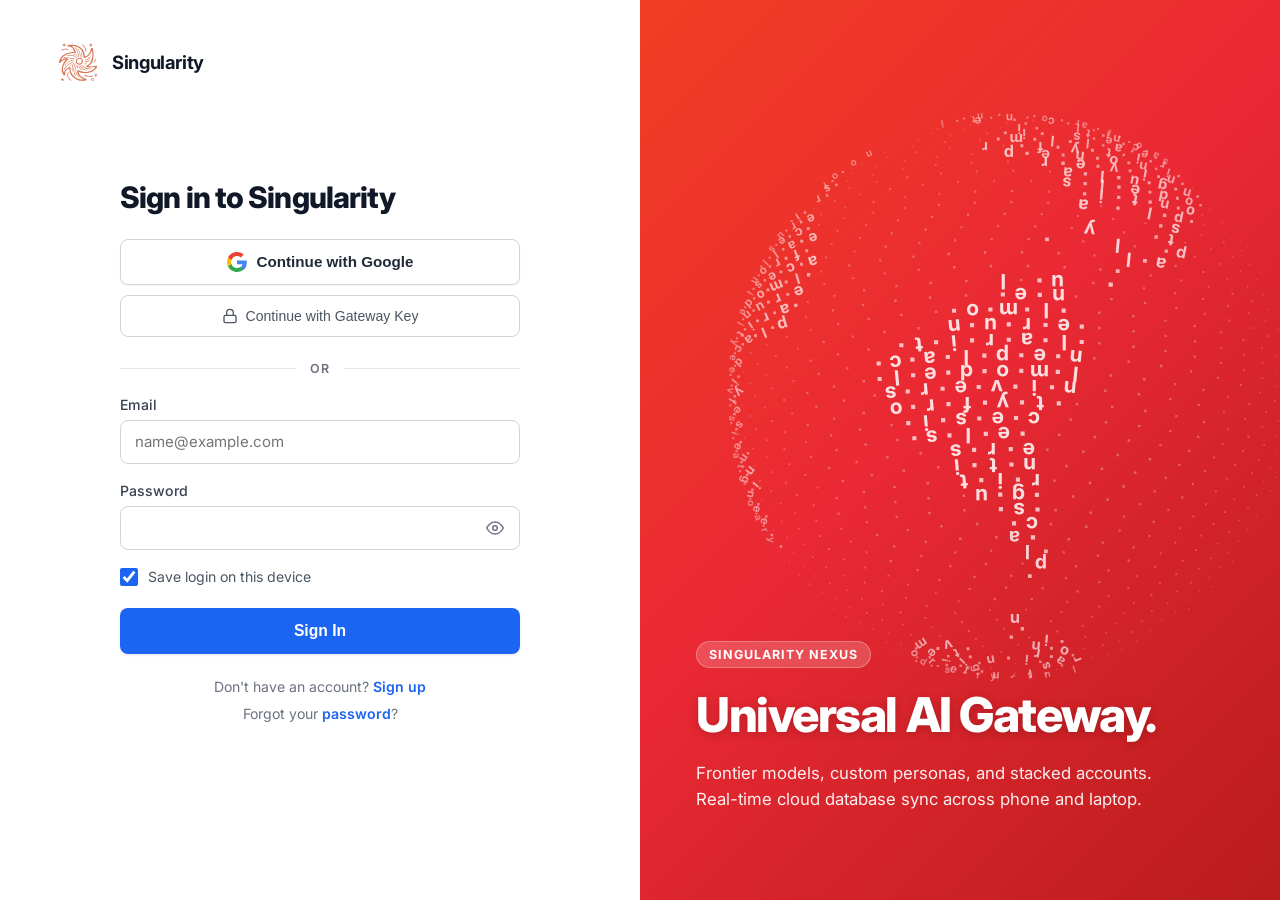
<file: singularity/static/cloudflare-login-preview.html>
<!DOCTYPE html>
<html lang="en">
<head>
  <meta charset="UTF-8">
  <meta name="viewport" content="width=device-width, initial-scale=1.0">
  <title>Sign in to Singularity | Universal AI Gateway</title>
  <link rel="preconnect" href="https://fonts.googleapis.com">
  <link rel="preconnect" href="https://fonts.gstatic.com" crossorigin>
  <link href="https://fonts.googleapis.com/css2?family=Inter:wght@400;500;600;700;800&display=swap" rel="stylesheet">
  <style>
    /* ==========================================================================
       SINGULARITY CLOUD PORTAL (CLOUDFLARE SPLIT-SCREEN REPLICA)
       - Left: Ultra-clean authentication (Google + Email/Password + Gateway Key)
       - Right: Energetic radiant crimson/orange with direct 3D rotating canvas globe
       ========================================================================== */
    :root {
      --font-main: 'Inter', -apple-system, BlinkMacSystemFont, "Segoe UI", Roboto, sans-serif;
      --brand-terracotta: #d97757;
      --brand-terracotta-hover: #c46243;
      --brand-blue: #1c64f2;
      --brand-blue-hover: #1a56db;
      --text-main: #111827;
      --text-muted: #6b7280;
      --border-color: #d1d5db;
      --bg-input: #ffffff;
      --bg-left: #ffffff;
    }

    * {
      box-sizing: border-box;
      margin: 0;
      padding: 0;
    }

    body {
      font-family: var(--font-main);
      background: var(--bg-left);
      color: var(--text-main);
      min-height: 100vh;
      display: flex;
      overflow-x: hidden;
      -webkit-font-smoothing: antialiased;
    }

    /* Master Two-Column Grid */
    .portal-container {
      display: grid;
      grid-template-columns: 1fr 1fr;
      width: 100vw;
      min-height: 100vh;
    }

    /* -------------------------------------------------------------------------
       LEFT COLUMN: Authentication
       ------------------------------------------------------------------------- */
    .portal-auth-column {
      display: flex;
      flex-direction: column;
      justify-content: center;
      padding: 48px 56px;
      background: var(--bg-left);
      position: relative;
    }

    .portal-brand-header {
      position: absolute;
      top: 40px;
      left: 56px;
      display: flex;
      align-items: center;
      gap: 12px;
    }

    /* Rotating Singularity Logo (Clockwise) */
    .portal-rotating-logo {
      width: 44px;
      height: 44px;
      animation: spinClockwise 14s linear infinite;
      transform-origin: center center;
    }

    @keyframes spinClockwise {
      from { transform: rotate(0deg); }
      to { transform: rotate(360deg); }
    }

    .portal-brand-text {
      font-size: 1.15rem;
      font-weight: 700;
      letter-spacing: -0.02em;
      color: #111827;
    }

    .portal-auth-wrap {
      width: 100%;
      max-width: 400px;
      margin: 0 auto;
    }

    .portal-heading {
      font-size: 1.85rem;
      font-weight: 800;
      color: var(--text-main);
      margin-bottom: 24px;
      letter-spacing: -0.03em;
    }

    /* Google OAuth Button */
    .portal-google-btn {
      width: 100%;
      display: inline-flex;
      align-items: center;
      justify-content: center;
      gap: 10px;
      height: 46px;
      background: #ffffff;
      border: 1px solid var(--border-color);
      border-radius: 8px;
      font-size: 0.95rem;
      font-weight: 600;
      color: #1f2937;
      cursor: pointer;
      text-decoration: none;
      box-shadow: 0 1px 2px rgba(0, 0, 0, 0.05);
      transition: all 0.15s ease;
    }

    .portal-google-btn:hover {
      background: #f9fafb;
      border-color: #9ca3af;
      transform: translateY(-1px);
      box-shadow: 0 2px 4px rgba(0, 0, 0, 0.08);
    }

    .portal-sso-btn {
      width: 100%;
      display: flex;
      align-items: center;
      justify-content: center;
      gap: 8px;
      height: 42px;
      background: #ffffff;
      border: 1px solid var(--border-color);
      border-radius: 8px;
      font-size: 0.88rem;
      font-weight: 500;
      color: #4b5563;
      cursor: pointer;
      margin-top: 10px;
      transition: all 0.15s ease;
    }

    .portal-sso-btn:hover {
      background: #f9fafb;
      border-color: #9ca3af;
      color: #111827;
    }

    /* OR Divider */
    .portal-divider {
      display: flex;
      align-items: center;
      margin: 24px 0 20px 0;
      color: var(--text-muted);
      font-size: 0.78rem;
      font-weight: 600;
      letter-spacing: 0.08em;
    }

    .portal-divider::before,
    .portal-divider::after {
      content: '';
      flex: 1;
      height: 1px;
      background: #e5e7eb;
    }

    .portal-divider span {
      padding: 0 14px;
    }

    /* Form Inputs */
    .portal-form-group {
      margin-bottom: 18px;
    }

    .portal-form-label {
      display: block;
      font-size: 0.88rem;
      font-weight: 500;
      color: #374151;
      margin-bottom: 7px;
    }

    .portal-input-wrap {
      position: relative;
      display: flex;
      align-items: center;
    }

    .portal-input-field {
      width: 100%;
      height: 44px;
      padding: 0 14px;
      font-family: inherit;
      font-size: 0.94rem;
      color: var(--text-main);
      background: var(--bg-input);
      border: 1px solid var(--border-color);
      border-radius: 8px;
      outline: none;
      transition: border-color 0.15s ease, box-shadow 0.15s ease;
    }

    .portal-input-field:focus {
      border-color: var(--brand-blue);
      box-shadow: 0 0 0 3px rgba(28, 100, 242, 0.14);
    }

    .portal-password-toggle {
      position: absolute;
      right: 12px;
      background: none;
      border: none;
      color: var(--text-muted);
      cursor: pointer;
      display: flex;
      align-items: center;
      padding: 4px;
    }

    .portal-password-toggle:hover {
      color: var(--text-main);
    }

    /* Checkbox */
    .portal-checkbox-row {
      display: flex;
      align-items: center;
      gap: 10px;
      margin: 18px 0 22px 0;
      cursor: pointer;
    }

    .portal-checkbox-row input[type="checkbox"] {
      width: 18px;
      height: 18px;
      accent-color: var(--brand-blue);
      cursor: pointer;
    }

    .portal-checkbox-label {
      font-size: 0.88rem;
      color: #4b5563;
      user-select: none;
    }

    /* Primary Submit Button */
    .portal-submit-btn {
      width: 100%;
      height: 46px;
      background: var(--brand-blue);
      color: #ffffff;
      border: none;
      border-radius: 8px;
      font-size: 0.98rem;
      font-weight: 600;
      cursor: pointer;
      display: flex;
      align-items: center;
      justify-content: center;
      gap: 8px;
      box-shadow: 0 1px 3px rgba(0, 0, 0, 0.1);
      transition: background 0.15s ease, transform 0.1s ease;
    }

    .portal-submit-btn:hover {
      background: var(--brand-blue-hover);
    }

    .portal-submit-btn:active {
      transform: scale(0.99);
    }

    /* Footer Links */
    .portal-links-footer {
      margin-top: 24px;
      text-align: center;
      font-size: 0.88rem;
      color: var(--text-muted);
      display: flex;
      flex-direction: column;
      gap: 10px;
    }

    .portal-link {
      color: var(--brand-blue);
      text-decoration: none;
      font-weight: 600;
    }

    .portal-link:hover {
      text-decoration: underline;
    }

    /* -------------------------------------------------------------------------
       RIGHT COLUMN: Radiant Red-Orange & Rotating 3D Canvas Globe
       ------------------------------------------------------------------------- */
    .portal-hero-column {
      background: linear-gradient(135deg, #f03e22 0%, #ea2934 45%, #b91c1c 100%);
      color: #ffffff;
      position: relative;
      display: flex;
      flex-direction: column;
      justify-content: space-between;
      padding: 48px 56px;
      overflow: hidden;
    }

    /* Rotating Typographic World Sphere Canvas */
    .portal-globe-canvas {
      position: absolute;
      top: 0;
      left: 0;
      width: 100%;
      height: 100%;
      pointer-events: none;
      z-index: 1;
      opacity: 0.92;
    }

    /* Foreground Content Overlay */
    .portal-hero-content {
      position: relative;
      z-index: 2;
      max-width: 520px;
      margin-top: auto;
      margin-bottom: 40px;
    }

    .portal-hero-pill {
      display: inline-flex;
      align-items: center;
      gap: 6px;
      padding: 5px 12px;
      border-radius: 9999px;
      background: rgba(255, 255, 255, 0.18);
      backdrop-filter: blur(8px);
      -webkit-backdrop-filter: blur(8px);
      border: 1px solid rgba(255, 255, 255, 0.28);
      font-size: 0.78rem;
      font-weight: 700;
      letter-spacing: 0.08em;
      text-transform: uppercase;
      color: #ffffff;
      margin-bottom: 20px;
    }

    .portal-hero-title {
      font-size: 3rem;
      font-weight: 800;
      line-height: 1.12;
      letter-spacing: -0.03em;
      margin-bottom: 18px;
      color: #ffffff;
      text-shadow: 0 2px 10px rgba(0, 0, 0, 0.2);
    }

    .portal-hero-desc {
      font-size: 1.05rem;
      line-height: 1.55;
      color: rgba(255, 255, 255, 0.92);
      font-weight: 400;
    }

    /* Responsive */
    @media (max-width: 960px) {
      .portal-container {
        grid-template-columns: 1fr;
      }
      .portal-hero-column {
        display: none;
      }
      .portal-auth-column {
        padding: 40px 24px;
      }
      .portal-brand-header {
        position: static;
        margin-bottom: 30px;
      }
    }
  </style>
</head>
<body>

  <div class="portal-container">
    <!-- LEFT PANEL: Authentication Portal -->
    <div class="portal-auth-column">
      <!-- Top Brand Header with Clockwise Rotating Singularity Logo -->
      <div class="portal-brand-header">
        <svg class="portal-rotating-logo" viewBox="0 0 64 64" fill="none">
          <path d="m32.57 24.68c0 .25.75.25.75.25s.21-.54-1-5.83-3.5-8.21-3.67-8.29a8.42 8.42 0 0 0 -1.37-.13 41.46 41.46 0 0 1 2.87 4.59c1.42 2.91 2.42 9.16 2.42 9.41zm2.43-.25c.08.17.42.13.58.09a14.9 14.9 0 0 0 -.45-5 41.77 41.77 0 0 0 -2.25-6.38c-.13-.21-.75-.12-1-.12a32.68 32.68 0 0 1 1.83 4.58 50.41 50.41 0 0 1 1.29 6.83zm2.29.5c0 .13.42.21.59.25s.25-.33.12-2.66a15.59 15.59 0 0 0 -.62-4.42c-.21-.21-1-.17-1-.17a24.53 24.53 0 0 1 .58 3c.28 1.75.32 3.88.36 4zm9 3.42a10.07 10.07 0 0 0 4.08-3.79c0-.21-.08-.42-.33-.38s-1.29 1.34-3.75 3a7.32 7.32 0 0 1 -4.37 1.29 1.64 1.64 0 0 0 .12.88 7.82 7.82 0 0 0 4.24-1zm-1.13 3.65c3-.55 4.2-2.25 4.29-2.5s.08-.67-.09-.67a22 22 0 0 1 -3.2 1.83c-1.84.75-4.39.39-4.55.54a3.55 3.55 0 0 0 -.29 1.13c.04.27.88.23 3.84-.33zm-1.59 2.41c-1.25 0-1.58-.16-1.71-.25s-.41.79-.29 1 0 0 .75.17a6.71 6.71 0 0 0 2.42-.25c.25-.09.29-.67.33-.79s-.25.1-1.5.14zm-5.41 2.59c0 .2.7 2.12 3.5 3.95s8.62 1.67 9.16 1.63.54-.71.54-.92-.29.09-1.87.09a21.45 21.45 0 0 1 -7.25-1.63c-1.92-1-3.33-3.83-3.33-3.83s-.71.52-.75.71zm1 4.41a17.84 17.84 0 0 1 -3.38-4.37 1.54 1.54 0 0 0 -.75 0c-.21.12.38 2.21 3.13 4.75a9.18 9.18 0 0 0 6.08 2.71c.46-.09.21-.29.17-.54s-2.92-.49-5.21-2.53zm-3.17.5a11.13 11.13 0 0 1 -2.33-4.54s-.65-.52-.84-.29-.08 1.33 1.25 3.58a9.22 9.22 0 0 0 3.25 3.5c.38.13.5 0 .59-.16s-.13-.15-1.91-2.07zm-4.42-4.46c.05-.12-.7-.29-.7-.16a10.14 10.14 0 0 0 .7 4.58c.21.25 1 .29 1.13.08s-.54-.83-.88-1.91a7.57 7.57 0 0 1 -.21-2.57zm-1.5-.37s-.48-.91-.75-.83-.66 1.95-.91 3.12a13.43 13.43 0 0 0 .41 7.21c1.13 3.71 5 8.71 5 8.71s.34-.13.38-.42-3-4.79-4.58-8.5.49-9.27.49-9.27zm-1.7-2.42s-.29-.57-.5-.5c-.38.13-1.75 2.75-2.3 7.63s2.3 10.79 2.5 10.91.71.25.8 0-2.09-4.25-2.5-9.16a15.91 15.91 0 0 1 2.04-8.86zm-4.37 5.11a11.77 11.77 0 0 1 2.67-6.42s-.09-.56-.29-.5c-.59.17-2.67 3-3.17 5.5a24 24 0 0 0 .12 7.08c.13.21.67.21.8.13a34.15 34.15 0 0 1 -.13-5.79zm-1.54-5c-.21.16-1.75 2.54-1.83 2.66s.37.25.62.3 1.58-2.71 1.58-2.71-.13-.38-.34-.21zm3.33-3.59c-.16-.12-4.21 1.55-8.16 4.3a21.72 21.72 0 0 0 -6.21 7.12s.62.46.87.42 1.64-3.42 4.59-6 8.75-5.09 8.91-5.17.21-.5.03-.63zm-12.18 5.75a24.07 24.07 0 0 1 5.17-4.83c2.83-2 7.38-2.67 7.38-2.67s.12-.54 0-.66a17.94 17.94 0 0 0 -7.46 2.45 25 25 0 0 0 -6 5.42s.5.75.5.75a1.26 1.26 0 0 0 .41-.46zm11.21-10.62c-1.41.12-4.17.41-4.33.46s-.29.95-.29 1.08.46-.08 2-.5a15.94 15.94 0 0 1 4.29-.17 1.14 1.14 0 0 0 .21-.5c0-.21-.46-.5-1.88-.37zm-6-1.25c0-.21-1.33-.71-3.83-.42a33.79 33.79 0 0 0 -4.25.75s-.25.71-.21.88 1.47-.27 3.47-.63a15.78 15.78 0 0 1 4.71.17c.15 0 .2-.54.15-.75zm-1.45-2.25a28.64 28.64 0 0 1 6.63.19c4.17.5 5.33 2.33 5.33 2.33l.88-.38s-1-1.95-5.42-2.91a19.11 19.11 0 0 0 -8.62 0c-.38.17-1 .7-.84.75a18.79 18.79 0 0 0 2.08.02zm13.63 1.41h.5s.38-.62-1.33-2.29a7.11 7.11 0 0 0 -4.17-1.93 6.06 6.06 0 0 0 -1.67.54s1 .21 3.17.71 3.5 2.97 3.5 2.97zm-22.51-9.08c.33.08 1.54-.67 4.08-1.21a8.62 8.62 0 0 1 4.92.59 1.38 1.38 0 0 0 .25-.71c0-.38-2.42-1.5-5.17-1.17s-4.69 1.36-4.57 1.46.16.96.49 1.04zm2.51-7.08s0 1.5.25 1.54.83-1.17.83-1.17 1.46 1.21 1.71.92-.5-1.67-.46-1.88.46-.83.21-1.25-.87.09-.87.09-.79-2-1.09-2-.17 1.92-.29 2-2 .41-2 .62 1.71 1.13 1.71 1.13zm43.2 24.75.5.75a13.58 13.58 0 0 0 1.75-1.79 11.69 11.69 0 0 0 2.12-4.13c.09-.17-.76-.53-.91-.46-.42.21-.92 1.67-1.38 3a7.36 7.36 0 0 1 -2.08 2.63zm-4.5-25c.21 0 0 2.17.37 2.29s.93-1.1 1.09-1.25 1 .17 1 .17l.16-1.3s.42-.54.38-.79-1-.29-1.17-.25-.87-1.68-1.33-1.62-.38 1.46-.46 1.62-1.57-.13-1.63.13c-.11.58 1.38 1.04 1.59 1.04zm-8.29 3c1.66 2.38 1.7 6.54 1.75 6.83s.29.25.62.09.5-2.5-.75-5.92a11.32 11.32 0 0 0 -4.58-5.58 2.91 2.91 0 0 0 -.88.41 26.35 26.35 0 0 1 3.84 4.25zm-32 44.42c-.42 0-.63 1.33-.71 1.54l-1.7.54a1.09 1.09 0 0 0 .17.79c.25.25 1.21.21 1.21.21s0 1.29.29 1.41 1-.7 1.16-.87 1.34.37 1.46.17-.29-.92-.25-1.13.67-.58.63-.75-1.17-.17-1.34-.21-.47-1.58-.88-1.62zm44.16-3c-.12-.25-4 .29-6.5 0s-4.76-1.6-4.91-1.5a1.27 1.27 0 0 0 -.5 1.21c.08.58 2.16.83 4.91 1.29a23.77 23.77 0 0 0 7 0 1.25 1.25 0 0 0 .04-.92zm-.79 3.16c-2 .67-2.33 2.8-1.12 3.63s3.91.5 4-1.5a2.11 2.11 0 0 0 -2.84-2.05zm2.22 2.54c-.13.75-1.71 1.13-2.46.71s-.71-1.75.79-2.33c1.02-.42 1.74.87 1.67 1.62zm4.75-6.79a.56.56 0 0 0 .08-.75 1.56 1.56 0 0 0 -1-.25c-.21 0-.58-1.42-1-1.46s-.58 1.59-.63 1.84-1.2-.07-1.2.12c0 .54 1.16.88 1.16.88s-.37 1.33-.12 1.62 1-.46 1-.46.58.34.92.17-.38-1.29-.38-1.42.91-.16 1.12-.29zm-41.21 3c-2.17-3.5-.33-7.13-.29-7.33s-.53-.45-.67-.3c-1.17 1.3-1.58 4.5-.58 7s4.25 6 4.62 5.92.75-.33.63-.75-1.59-1.08-3.76-4.58zm19.33-.25c-4-2.29-5.25-7.42-5.08-7.58s1.25.83 3.62 1.41a26.86 26.86 0 0 0 13.8-.75c5.5-1.91 9.12-6.54 9.29-7.12s.25-2.17-.29-2.34-4.21.92-7.21 1.05-5.25-.42-5.21-.63a15.6 15.6 0 0 0 3.83-3.08c2.5-2.67 3.55-5.46 4-11.38s-.62-10.47-1.38-11.33-2.17-.08-2.42.38a24.74 24.74 0 0 1 -2.62 7.2 10.66 10.66 0 0 1 -6.2 4.46 19.8 19.8 0 0 0 -1.79-7.87c-2-4.63-6.84-8.09-13.13-9.13s-9.91.44-10.12.5c-.92.25-.55 1.29-.34 1.71s.5.17 1 .17.75-.34 4 .62 5 7.38 5 7.38a40.13 40.13 0 0 0 -5.37.33 27.14 27.14 0 0 0 -10.55 3.83c-5.12 3.13-6.5 10.42-6.5 10.8s1.21 1 1.46 1.08.5-.58 2.59-2.75a7.92 7.92 0 0 1 5.41-2.13h1.04a22.83 22.83 0 0 0 -3.09 3.34 24.67 24.67 0 0 0 -3.37 10.79c-.17 4.46 3.42 8.62 3.67 8.83s1.08 0 1.29-.29.08-1.12 0-1.83a9.13 9.13 0 0 1 1.66-5.38 13.25 13.25 0 0 1 4.55-3.08 21 21 0 0 0 .95 7.08c1.13 2.82 4.42 7.29 10.84 9.82s12 .8 12.62.38a1.51 1.51 0 0 0 .75-1.54c-.12-.49-2.75-.7-6.75-2.99zm2 3.71c-.17.16-6.58.12-10.83-2.54s-7.13-8.17-7.5-9.46-.54-5.13-.68-5.6-1.33-.8-2-.46-4.41 1.93-5.86 4.68-1.46 3.21-1.46 3.21a11.44 11.44 0 0 1 -1.17-8.37 21 21 0 0 1 6-9.71c1.3-.92 2.34-1.5 2.3-1.67a7.89 7.89 0 0 0 -4.75-1 19.63 19.63 0 0 0 -5.46 1.71 8.37 8.37 0 0 1 -1.63.88s2-3.88 3.92-5.42a24.76 24.76 0 0 1 11-4.46 43.91 43.91 0 0 1 6.79-.54.94.94 0 0 0 .37-.33s-.33-3.67-2.08-5.88a31.73 31.73 0 0 0 -3.83-3.92c.25-.08 8.75 0 12.63 4.42s4.37 10.38 4.44 11.17 0 1.66.38 1.79 2.41 0 5-1.67a12 12 0 0 0 4.25-4.29c1.08-1.62 2.25-4.75 2.62-4.83s1.68 6.16-.32 12.69-5.59 8.72-6.68 9-1.58.16-1.79.45.33 1.34.58 1.42-.08.92 4.88 1 7.83-.62 7.92-.37-2 3.71-6 5.16-9 2-11.09 1.67a37.7 37.7 0 0 1 -6.58-2c-.67-.33-1.33-.71-1.75-.46s-1.37 3.38.79 6.59a28.43 28.43 0 0 0 6.54 6.33c.71.52 1.18.6.96.77zm-7.42-31.6c-3.25.84-3.93 4.54-3.29 6.92 1 3.75 9.37 4.46 9.91-1.29s-3.56-6.44-6.62-5.63zm5 5.24c-.37 3.88-5.66 3.56-6.53 1.31s-.55-4.33 2.29-5.09c2.05-.58 4.59-.13 4.23 3.75z" fill="#d97757"/>
        </svg>
        <span class="portal-brand-text">Singularity</span>
      </div>

      <!-- Center Auth Box -->
      <div class="portal-auth-wrap">
        <h1 class="portal-heading" id="auth-heading">Sign in to Singularity</h1>

        <!-- Google OAuth Primary Button -->
        <button class="portal-google-btn" id="btn-google-login" onclick="triggerGoogleAuth()">
          <!-- Official Google SVG Icon -->
          <svg viewBox="0 0 24 24" width="20" height="20">
            <path fill="#4285F4" d="M23.745 12.27c0-.7-.06-1.4-.19-2.07H12v4.51h6.6c-.29 1.52-1.14 2.82-2.4 3.68v3.05h3.88c2.27-2.09 3.66-5.17 3.66-9.17z"/>
            <path fill="#34A853" d="M12 24c3.24 0 5.95-1.08 7.93-2.91l-3.88-3.05c-1.08.72-2.45 1.16-4.05 1.16-3.12 0-5.77-2.1-6.72-4.93H1.25v3.15C3.26 21.36 7.34 24 12 24z"/>
            <path fill="#FBBC05" d="M5.28 14.27c-.25-.72-.38-1.49-.38-2.27s.13-1.55.38-2.27V6.58H1.25C.45 8.18 0 9.99 0 12s.45 3.82 1.25 5.42l4.03-3.15z"/>
            <path fill="#EA4335" d="M12 4.75c1.77 0 3.35.61 4.6 1.8l3.42-3.42C17.95 1.19 15.24 0 12 0 7.34 0 3.26 2.64 1.25 6.58l4.03 3.15c.95-2.83 3.6-4.98 6.72-4.98z"/>
          </svg>
          <span>Continue with Google</span>
        </button>

        <button class="portal-sso-btn" onclick="toggleSSOMode()">
          <svg viewBox="0 0 24 24" width="16" height="16" fill="none" stroke="currentColor" stroke-width="2">
            <rect x="3" y="11" width="18" height="11" rx="2" ry="2"/>
            <path d="M7 11V7a5 5 0 0 1 10 0v4"/>
          </svg>
          <span>Continue with Gateway Key</span>
        </button>

        <!-- OR Divider -->
        <div class="portal-divider">
          <span>OR</span>
        </div>

        <!-- Email & Password Form -->
        <form id="portal-login-form" onsubmit="handleAuthSubmit(event)">
          <div class="portal-form-group">
            <label class="portal-form-label" for="portal-email">Email</label>
            <div class="portal-input-wrap">
              <input 
                type="email" 
                id="portal-email" 
                class="portal-input-field" 
                required 
                placeholder="name@example.com" 
                autocomplete="email"
              />
            </div>
          </div>

          <div class="portal-form-group">
            <label class="portal-form-label" for="portal-password">Password</label>
            <div class="portal-input-wrap">
              <input 
                type="password" 
                id="portal-password" 
                class="portal-input-field" 
                required 
                autocomplete="current-password"
              />
              <button type="button" class="portal-password-toggle" onclick="togglePasswordVisibility()" aria-label="Toggle password view">
                <svg id="eye-icon" viewBox="0 0 24 24" width="18" height="18" fill="none" stroke="currentColor" stroke-width="2">
                  <path d="M1 12s4-8 11-8 11 8 11 8-4 8-11 8-11-8-11-8z"/>
                  <circle cx="12" cy="12" r="3"/>
                </svg>
              </button>
            </div>
          </div>

          <label class="portal-checkbox-row">
            <input type="checkbox" id="portal-remember-me" checked>
            <span class="portal-checkbox-label">Save login on this device</span>
          </label>

          <button type="submit" class="portal-submit-btn" id="portal-submit-btn">
            Sign In
          </button>
        </form>

        <div class="portal-links-footer">
          <div>
            Don't have an account? 
            <a href="#" class="portal-link" id="toggle-auth-mode" onclick="toggleAuthMode(event)">Sign up</a>
          </div>
          <div>
            Forgot your <a href="#" class="portal-link">password</a>?
          </div>
        </div>
      </div>
    </div>

    <!-- RIGHT PANEL: Radiant Crimson Hero with Embedded 3D Rotating Typographic Globe -->
    <div class="portal-hero-column">
      <!-- 3D Rotating Globe Canvas -->
      <canvas id="login-globe-canvas" class="portal-globe-canvas"></canvas>

      <!-- Minimalist Brand Header in Hero -->
      <div style="position:relative; z-index:2;"></div>

      <!-- Hero Title and Subtitle Overlay -->
      <div class="portal-hero-content">
        <div class="portal-hero-pill">
          <span>SINGULARITY NEXUS</span>
        </div>
        <h2 class="portal-hero-title">Universal AI Gateway.</h2>
        <p class="portal-hero-desc">
          Frontier models, custom personas, and stacked accounts.<br>
          Real-time cloud database sync across phone and laptop.
        </p>
      </div>
    </div>
  </div>

  <script>
    // =========================================================================
    // 3D Typographic World Sphere Canvas Engine (Singularity Access Engine)
    // =========================================================================
    var GLOBE_LAND_B64 = "[base64]/HwAAAAAAAAAAAAAAAAAAAAAAAAAAAAAAAAAAAACA//+P//f/LwgAAAAAAAAAAAAAAAAAAAAAAAAAAAAAAAAAAAD4/v/4/////wcAAAAEAPABAAAAfAAAAAAAAAAAAAAAAAAAAADg9w/4/////wEAAP4AAAAAAAAA+AAAAAAAAAAAAAAAAAAAAIAG+Of//////wAAAHwGAAAAAAAAAAMAAAAAAAAAAAAAAACABwAc/4P//////wAAADAAAAAAQAAAAD4AAAAAAAAAAAAAAAAAfMbDcQAA/v///wAAAAAAAADABwAA//8HAMAPAAAAAAAAAABgAAAAAAAA/P///wAAAAAAAABwAADg//8AAAAAAAAAAAAAAADwG457dwcA8P//HwAAAAAAAAAYAAD///9/eAAAAAAAAAAAAAD4/g0H/w8A8P//PwAAAAAAAAAOgOv/////fwD/AAAAAAA/AAAA/B84/v8A8P//LwAAAAD4AAAA4PP//////////wAAAOD///H/+D/3cPgDoP//DwAAAID/BwAAx/v/////////P4AA/P///////////////////////w8AAOcBAAgAAAAAAAAAAAAAgP///////////////////////wcAACYAAAQAAAAAAAAAAAAAgf///////////////////////wMM8AAAAAAAAAAAAAAAAAAAIID/////////e+wPwH8AgA8AAP/5z/////////////////8/ANH///////9/AIALgD8AAAAAwH/+//////////////////9/APj///////8fADwAAD8AAAAA8D/+//////////////////sPAPC/+f////8fAPwAADgAAAAA8D/+////////////////D/wBAMCfAP////8PAPwYAAAAAAAA8H/4//////////////9/DgcAAAAcAOD///8/APw/AAAAAAAQAB7w//////////////8BgAMAAAACAMD/////Afh/AAAAAAA4gBz+/////////////38A4AMAAMAAAMD/////B/z/AAAAAABwwAb+/////////////x8A8AEAAAAAAAD/////P///AwAAAADmgOH//////////////z8A4AAAAAAAAAD+////P/7/BwAAAAD28P////////////////8D4AAAAAAAAAD8////f/7/BwAAAADz+f////////////////8HIAAAAAAAAAD6////////BAAAAABw/v////////////////8EAAAAAAAAAADo//////8jHgAAAACA//////////////////8MAAAAAAAAAADQ//////8OPgAAAADw//////////////////8AAAAAAAAAAADg//////+PIAAAAADA////v////////////38EAAAAAAAAAADg////////AAAAAACA//v/zD/8/////////z8AAAAAAAAAAADg//////8bAAAAAACA//N/gD///////////x8GAAAAAAAAAADw//////8AAAAAAAD+B8c/AD/+/////////wcPAAAAAAAAAADg//////8AAAAAAAD+gx4/DH74/////////wABAAAAAAAAAADg/////x8AAAAAAAD+gbCn///8////////fQABAAAAAAAAAADg/////w8AAAAAAAD/gCDn///4//////9/MgADAAAAAAAAAADA/////w8AAAAAAAD+AADm/3/4//////8/cIABAAAAAAAAAADA/////wcAAAAAAAA44AHC///5////////4+ABAAAAAAAAAACA/////wcAAAAAAACI/wEA4P//////////4OgAAAAAAAAAAAAA/////wMAAAAAAAD4/wAA4P//////////ADYAAAAAAAAAAAAA/P///wEAAAAAAAD+/wEA8P//////////AQcAAAAAAAAAAAAA+P//fwAAAAAAAAD//w8P8P//////////AQEAAAAAAAAAAAAAyP//fwAAAAAAAAD//3//////////////AQAAAAAAAAAAAAAA0P+PYQAAAAAAAAD//////z//////////AwAAAAAAAAAAAAAAoP8HwAAAAAAAAMD/////83/+////////AQAAAAAAAAAAAAAAIP8DwAAAAAAAAOD/////5//I////////AAAAAAAAAAAAAAAAQP4DgAAAAAAAAPD/////z/+A////////AAAAAAAAAAAAAAAAAPwDAAIAAAAAAPD/////z/8ZwP////9/AQAAAAAAAAAAAAAAAPgDQAAAAAAAAPj/////j/9/gP////8fAQAAAAAAAAAAAAAAAPADEAMAAAAAAPz/////v///AP9//P8DAAAAAAAAAAAAAAAAAPADAwwAAAAAAPj/////P/9/APw//B8AAAAAAAAAAAAIAAAAAPCHA8AAAAAAAPj/////P/4/APwP+J8BAAAAAAAAAAAAAAAAAMD/A0YEAAAAAPj/////f/4fAPwH+B8AAwAAAAAAAAAAAAAAAAD/AQAAAAAAAPj/////f/wHAPgD8D8AAwAAAAAAAAAAAAAAAADgHwAAAAAAAPj///////wDAPgAwH8AAQAAAAAAAAAAAAAAAADAHwAAAAAAAPz//////30AAPAAwH8AAAAAAAAAAAAAAAAAAAAAHAAAAAAAAPj//////wsAAPAAgH4AAQAAAAAAAAAAAAAAAAAAGEAAAAAAAPj//////wMBAPAAgHwAAAAAAAAAAAAAAAAAAAAAGPAhAAAAAPD///////cBAOAAgDiABAAAAAAAAAAAAAAAAAAAIPl/AAAAAOD///////8AAGABABBAFAAAAAAAAAAAAAAAAAAAgP7/AQAAAMD///////8AAAABgAAAHAAAAAAAAAAAAAAAAAAAAPz/AQAAAID///////8AAAABAAEgCAAAAAAAAAAAAAAAAAAAAPz/HwAAAAD/8P///38AAAAAAANgAAAAAAAAAAAAAAAAAAAAAPz/fwAAAAAAoP///z8AAAAAYAd4AAAAAAAAAAAAAAAAAAAAAPz/fwAAAAAAAP///x8AAAAAwAY8AAAAAAAAAAAAAAAAAAAAAP7//wAAAAAAAP///w8AAAAAgAc+AAAAAAAAAAAAAAAAAAAAAP///wAAAAAAAP///wcAAAAAgIM/TwAAAAAAAAAAAAAAAAAAAP///wEAAAAAgP///wMAAAAAAIc/QAQAAAAAAAAAAAAAAAAAgP///w8AAAAAgP///wEAAAAAAA6fAUQAAAAAAAAAAAAAAAAAAP////8AAAAAAP///wAAAAAAAB6ewuwDAgAAAAAAAAAAAAAAgP////8DAAAAAP7//wAAAAAAABwAAvAPAgAAAAAAAAAAAAAAgP////8PAAAAAPz/fwAAAAAAABAAAMCfAQAAAAAAAAAAAAAAAP////8PAAAAAPz//wAAAAAAAOADAIA/MAAAAAAAAAAAAAAAAP7///8PAAAAAPz/fwAAAAAAAAAPAMBngAAAAAAAAAAAAAAAAP7///8PAAAAAPz//wAAAAAAAAAACABAAAAAAAAAAAAAAAAAAPz///8HAAAAAPj//wAAAAAAAAAAAAAAAAIAAAAAAAAAAAAAAPz///8DAAAAAPj//wAAAAAAAAAAAAQAAAAAAAAAAAAAAAAAAPj///8BAAAAAPz//4AAAAAAAAAAAB8GAAAAAAAAAAAAAAAAAPj///8BAAAAAPz//8EAAAAAAAAAIB8OAAAAAAAAAAAAAAAAAPD///8BAAAAAP7//+AAAAAAAAAA+B8OACAAAAAAAAAAAAAAAMD///8BAAAAAP7/f/gAAAAAAAAA/H8eAAAAAAAAAAAAAAAAAID///8AAAAAAP7/H/gAAAAAAAAA/P8fAABAAAAAAAAAAAAAAAD///8AAAAAAPz/D3AAAAAAAAAA/v8/AAAAAAAAAAAAAAAAAAD///8AAAAAAPj/D3gAAAAAAADA//9/AAgAAAAAAAAAAAAAAAD//38AAAAAAPj/DzgAAAAAAADw////AAAAAAAAAAAAAAAAAAD//x8AAAAAAPD/DzgAAAAAAAD4////AQAAAAAAAAAAAAAAAAD//wMAAAAAAPD/DzgAAAAAAAD4////AwAAAAAAAAAAAAAAAID//wEAAAAAAPD/AwAAAAAAAAD4////AwAAAAAAAAAAAAAAAID//wEAAAAAAPD/AwAAAAAAAAD4////BwAAAAAAAAAAAAAAAID//wEAAAAAAOD/AwAAAAAAAAD4////BwAAAAAAAAAAAAAAAID//wAAAAAAAOD/AQAAAAAAAADw////BwAAAAAAAAAAAAAAAID//wAAAAAAAMD/AAAAAAAAAADw////AwAAAAAAAAAAAAAAAID/fwAAAAAAAIB/AAAAAAAAAADgf/z/AwAAAAAAAAAAAAAAAID/PwAAAAAAAIA/AAAAAAAAAADgB/D/AQAAAAAAAAAAAAAAAMD/HQAAAAAAAIABAAAAAAAAAADwAND/AQAAAAAAAAAAAAAAAMD/AwAAAAAAAAAAAAAAAAAAAAAAAID/AAAIAAAAAAAAAAAAAMD/BwAAAAAAAAAAAAAAAAAAAAAAAAD/AAAQAAAAAAAAAAAAAOD/AwAAAAAAAAAAAAAAAAAAAAAAAAA+AABwAAAAAAAAAAAAAOA/AAAAAAAAAAAAAAAAAAAAAAAAAAAAAAA4AAAAAAAAAAAAAOA/[base64]//j8PAAAAAAAAAAAAAAAAAAAMAAAAAAAAAAAAAPD/fwD///////8/AAAAAAAAAAAAAAAAAIA+AAAAAAAAAAAAPP///8D/////////HwAAAAAAAAAAAAAAAIA9AAAAAAAA8Pz/////P/j//////////wMAAAAAAAAAAMAAAPB9AAAAAID/////////P/7///////////8BAAAAAAAAAOABAwB/AAAAAPD///////////////////////8AAAAAAFACPoD///9/AAAAAPD//////////////////////x8AAAAA+P////////8HAAAAAP///////////////////////wcAAAAA/v///////wMAAAAA/v///////////////////////wcAAAD8/////////w8AAA7w/////////////////////////w8AAMAB/////////wMAgB84/////////////////////////wEAAAAA/P///////3/w4AcA/////////////////////////wAAAADg//////////8/gM///////////////////////////wMAAADg/////////////f///////////////////////////z8A7wMA/v////////////////////////////////////////8/AAAAAAAAAAAAAAAAAAAAAAAAAAAAAAAAAAAAAAAAAAAAAAAAAAAAAAAAAAAAAAAAAAAAAAAAAAAAAAAAAAAAAAAAAAAAAAAAAAAAAAAAAAAAAAAAAAAAAAAAAAAAAAAAAAAAAAAAAAAAAAAAAAAAAAAAAAAAAAAAAAAAAAAAAAAAAAAAAAAAAAAAAAAAAAAA";

    var globeNodes = [];
    (function initGlobe() {
      var MW = 288, MH = 144;
      var bin = atob(GLOBE_LAND_B64);
      var land = new Uint8Array(bin.length);
      for (var i = 0; i < bin.length; i++) land[i] = bin.charCodeAt(i);

      function isLand(lon, lat) {
        var gx = Math.floor(((lon + 180) / 360) * MW);
        var gy = Math.floor(((90 - lat) / 180) * MH);
        if (gx < 0 || gx >= MW || gy < 0 || gy >= MH) return false;
        var b = gy * MW + gx;
        return (land[b >> 3] >> (b & 7)) & 1;
      }

      var PHRASE = "singularityfrontieruniverseallmodelsinoneplace";
      var LAT_STEP = 3.2;
      var k = 0, run = 0, sea3 = 0;
      for (var lat = -86; lat <= 86; lat += LAT_STEP) {
        var rl = Math.cos((lat * Math.PI) / 180);
        var n = Math.max(1, Math.round(96 * rl));
        for (var i = 0; i < n; i++) {
          var lon = -180 + (360 * i) / n;
          var l = isLand(lon, lat);
          if (!l && sea3++ % 2) continue;
          var letter = 0;
          if (l && run++ % 2 === 0) letter = PHRASE.charAt(k++ % PHRASE.length);
          globeNodes.push({
            lat: (lat * Math.PI) / 180,
            lon: (lon * Math.PI) / 180,
            land: l,
            c: letter
          });
        }
      }
    })();

    var canvas = document.getElementById('login-globe-canvas');
    var ctx = canvas.getContext('2d');
    var globeSpin = 2.4;
    var globeVel = 0.22;
    var globeTilt = -0.25;
    var globeDpr = 1;
    var globeWidth = 0, globeHeight = 0;
    var globePrevTime = performance.now();

    var globeLand8 = [];
    var globeSea = [];
    var globeSoil = [];

    var globeInk64 = [];
    var GLOBE_SOFT = 0.95;
    // Pure radiant white ink on radiant red-orange
    for (var q = 0; q < 64; q++) {
      globeInk64.push('rgba(255, 255, 255, ' + ((q / 63) * GLOBE_SOFT).toFixed(4) + ')');
    }

    function getInk(a) {
      return globeInk64[a <= 0 ? 0 : a >= 1 ? 63 : (a * 63) | 0];
    }

    var GLOBE_QA = (Math.PI * 2) / 64;
    function qang(a) { return Math.round(a / GLOBE_QA) * GLOBE_QA; }

    function resizeGlobe() {
      var rect = canvas.getBoundingClientRect();
      globeDpr = Math.min(2, window.devicePixelRatio || 1);
      globeWidth = Math.round(rect.width || window.innerWidth / 2);
      globeHeight = Math.round(rect.height || window.innerHeight);
      if (canvas.width !== Math.round(globeWidth * globeDpr) || canvas.height !== Math.round(globeHeight * globeDpr)) {
        canvas.width = Math.round(globeWidth * globeDpr);
        canvas.height = Math.round(globeHeight * globeDpr);
      }
    }

    window.addEventListener('resize', resizeGlobe);
    resizeGlobe();

    function renderGlobe(now) {
      requestAnimationFrame(renderGlobe);
      if (globeWidth <= 0 || globeHeight <= 0) return;

      var dt = Math.min(64, now - globePrevTime);
      globePrevTime = now;

      ctx.setTransform(globeDpr, 0, 0, globeDpr, 0, 0);
      ctx.clearRect(0, 0, globeWidth, globeHeight);

      globeSpin += (globeVel * dt) / 1000;

      var R = Math.min(globeWidth, globeHeight) * 0.44;
      var cx = globeWidth * 0.58;
      var cy = globeHeight * 0.44;
      var fs = R * 0.078;

      var cs = Math.cos(globeSpin), sn = Math.sin(globeSpin);
      var ct = Math.cos(globeTilt), st = Math.sin(globeTilt);

      ctx.textAlign = 'center';
      ctx.textBaseline = 'middle';

      globeSea.length = 0;
      globeSoil.length = 0;

      for (var i = 0; i < globeNodes.length; i++) {
        var nd = globeNodes[i];
        var cl = Math.cos(nd.lat);
        var x0 = cl * Math.cos(nd.lon), y0 = Math.sin(nd.lat), z0 = cl * Math.sin(nd.lon);
        var x1 = x0 * cs - z0 * sn, z1 = x0 * sn + z0 * cs;
        var y2 = y0 * ct - z1 * st, z2 = y0 * st + z1 * ct;
        if (z2 <= 0.02) continue;

        var px = cx + x1 * R, py = cy - y2 * R;
        if (!nd.land) {
          globeSea.push(px, py, Math.min(0.999, z2));
          continue;
        }
        if (!nd.c) {
          globeSoil.push(px, py, Math.min(0.999, z2));
          continue;
        }

        var tx0 = -Math.sin(nd.lon), tz0 = Math.cos(nd.lon);
        var tx1 = tx0 * cs - tz0 * sn, tz1 = tx0 * sn + tz0 * cs;
        var ang = qang(Math.atan2(tz1 * st, tx1));
        var b = Math.min(7, Math.max(0, ((Math.min(0.999, z2) * 7.99) | 0)));
        (globeLand8[b] || (globeLand8[b] = [])).push(px, py, ang, nd.c);
      }

      var dmin = Math.max(0.7, R * 0.007);
      function dots(list, base, gain, grow) {
        for (var lvl = 0; lvl < 6; lvl++) {
          var z = (lvl + 0.5) / 6, dsz = dmin * grow * (0.55 + 0.75 * z);
          ctx.fillStyle = getInk(base + gain * z);
          ctx.beginPath();
          for (var q = 0; q < list.length; q += 3) {
            var lv = list[q + 2] >= 1 ? 5 : (list[q + 2] * 6) | 0;
            if (lv !== lvl) continue;
            ctx.rect(list[q] - dsz / 2, list[q + 1] - dsz / 2, dsz, dsz);
          }
          ctx.fill();
        }
      }
      dots(globeSea, 0.12, 0.25, 1.0);
      dots(globeSoil, 0.38, 0.48, 1.7);

      var FACE = '"Inter", -apple-system, BlinkMacSystemFont, "Segoe UI", sans-serif';
      for (var bi = 0; bi < 8; bi++) {
        var arr = globeLand8[bi];
        if (!arr || !arr.length) continue;
        var zb = (bi + 0.5) / 8;
        ctx.font = 'bold ' + (fs * (0.42 + 0.58 * zb)).toFixed(2) + 'px ' + FACE;
        ctx.fillStyle = getInk(0.32 + 0.68 * Math.pow(zb, 0.6));
        for (var t = 0; t < arr.length; t += 4) {
          ctx.save();
          ctx.translate(arr[t], arr[t + 1]);
          ctx.rotate(arr[t + 2]);
          ctx.fillText(arr[t + 3], 0, 0);
          ctx.restore();
        }
        arr.length = 0;
      }
    }
    requestAnimationFrame(renderGlobe);

    // =========================================================================
    // Interactive Handlers
    // =========================================================================
    let isSignUpMode = false;

    function togglePasswordVisibility() {
      const input = document.getElementById('portal-password');
      input.type = input.type === 'password' ? 'text' : 'password';
    }

    function toggleAuthMode(e) {
      if (e) e.preventDefault();
      isSignUpMode = !isSignUpMode;
      const heading = document.getElementById('auth-heading');
      const submitBtn = document.getElementById('portal-submit-btn');
      const toggleLink = document.getElementById('toggle-auth-mode');

      if (isSignUpMode) {
        heading.textContent = 'Create your account';
        submitBtn.textContent = 'Sign Up';
        toggleLink.parentElement.innerHTML = 'Already have an account? <a href="#" class="portal-link" onclick="toggleAuthMode(event)">Sign in</a>';
      } else {
        heading.textContent = 'Sign in to Singularity';
        submitBtn.textContent = 'Sign In';
        toggleLink.parentElement.innerHTML = 'Don\'t have an account? <a href="#" class="portal-link" id="toggle-auth-mode" onclick="toggleAuthMode(event)">Sign up</a>';
      }
    }

    function toggleSSOMode() {
      const key = prompt('Enter your Singularity Gateway Key:', 'Insom-Singularity');
      if (key) {
        localStorage.setItem('singularity_gateway_key', key.trim());
        alert('Authenticated with Gateway Key: ' + key.trim());
        window.location.href = '/';
      }
    }

    function triggerGoogleAuth() {
      alert('Supabase Google OAuth:\nsupabase.auth.signInWithOAuth({ provider: "google" })');
    }

    function handleAuthSubmit(e) {
      e.preventDefault();
      const email = document.getElementById('portal-email').value;
      alert((isSignUpMode ? 'Registering' : 'Signing In') + ' as: ' + email);
    }
  </script>
</body>
</html>
</file>
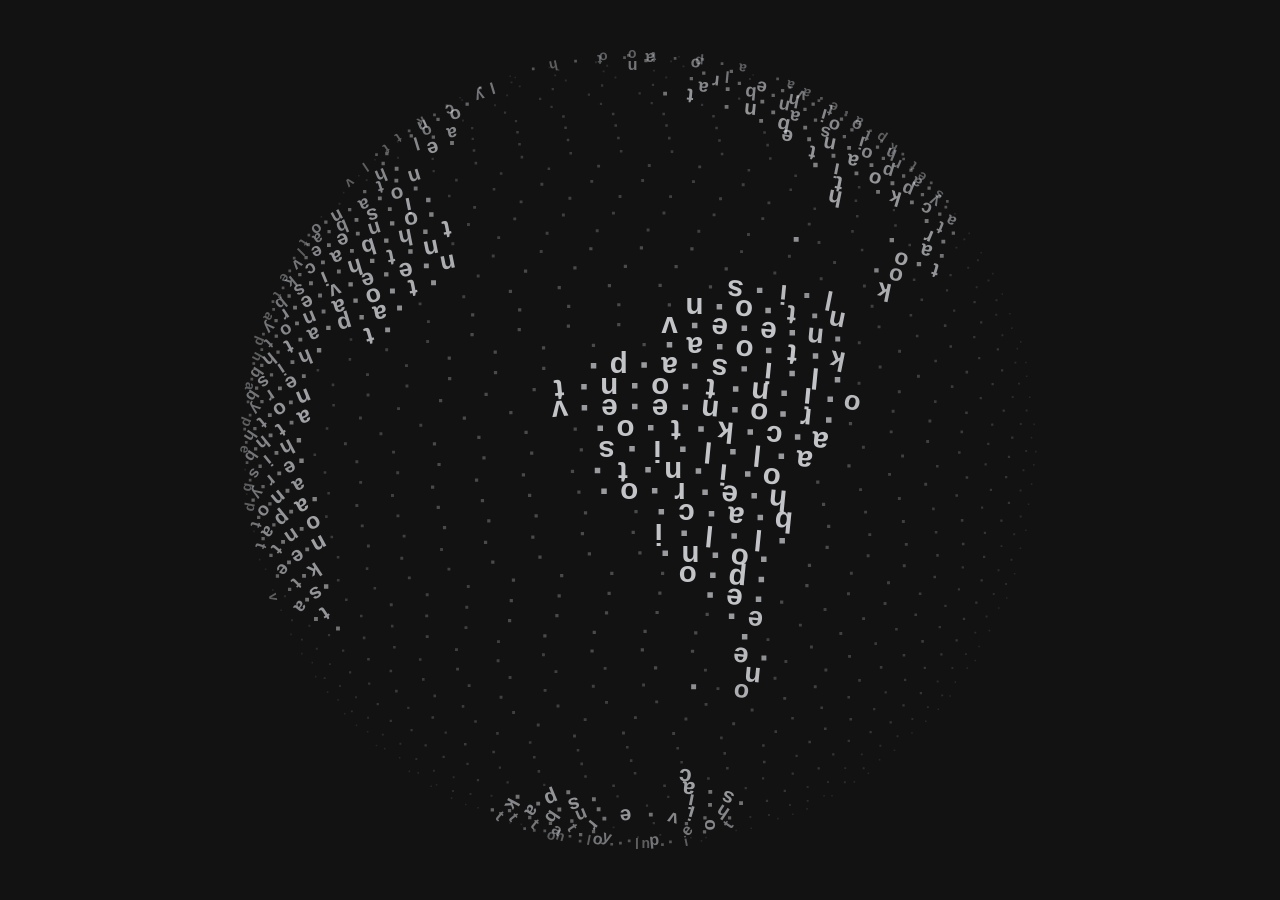
<file: singularity/static/shaders/globe.html>
<!doctype html>
<html lang="en">
<head>
<meta charset="utf-8">
<meta name="viewport" content="width=device-width, initial-scale=1">
<title>Globe — ThreeUI</title>
<style>
  :root { color-scheme: dark; }
  * { box-sizing: border-box; margin: 0; padding: 0; }
  html, body {
    width: 100%;
    height: 100%;
    background: transparent !important;
    overflow: hidden;
    user-select: none;
    -webkit-user-select: none;
    pointer-events: none;
  }
  .art {
    width: 100%;
    height: 100%;
    display: flex;
    align-items: center;
    justify-content: center;
    background: transparent !important;
  }
  .plate {
    position: relative;
    width: 100%;
    height: 100%;
    background: transparent !important;
  }
  canvas {
    position: absolute;
    inset: 0;
    width: 100%;
    height: 100%;
    display: block;
    background: transparent !important;
    transform: translateZ(0);
    contain: strict;
    pointer-events: none;
  }
</style>
</head>
<body>
<div class="art">
  <div class="plate">
    <canvas id="globe"></canvas>
  </div>
</div>

<script>
(function(){
  "use strict";

  var FACE = '"Inter", -apple-system, BlinkMacSystemFont, "Segoe UI", Helvetica, Arial, sans-serif';
  var INK  = '226,228,233';        // soft light type on dark ground
  var SOFT = 0.88;
  var INK64 = [];
  function updateInk() {
    INK64 = [];
    for (var q0=0; q0<64; q0++) INK64.push('rgba(' + INK + ',' + (q0/63*SOFT).toFixed(4) + ')');
  }
  updateInk();

  window.addEventListener('message', function(e){
    if (e.data && e.data.type === 'SET_INK' && e.data.ink){
      INK = e.data.ink;
      updateInk();
    }
  });

  function ink(a){ return INK64[a <= 0 ? 0 : a >= 1 ? 63 : (a*63)|0]; }

  function Surface(el){
    this.el = el;
    this.ctx = el.getContext('2d');
    this.w = 0;
    this.h = 0;
    this.dpr = 1;
    this.resize();
  }
  Surface.prototype.resize = function(){
    var r = this.el.getBoundingClientRect();
    this.dpr = Math.min(2, window.devicePixelRatio || 1);
    this.w = r.width;
    this.h = r.height;
    this.el.width = Math.round(this.w * this.dpr);
    this.el.height = Math.round(this.h * this.dpr);
  };
  Object.defineProperty(Surface.prototype, 'u', {
    get: function(){ return this.w < this.h ? this.w : this.h; }
  });
  Surface.prototype.base = function(){
    this.ctx.setTransform(this.dpr, 0, 0, this.dpr, 0, 0);
  };

  var QA = Math.PI*2/64;
  function qang(a){ return Math.round(a/QA)*QA; }

  var LAND_B64 = "[base64]/HwAAAAAAAAAAAAAAAAAAAAAAAAAAAAAAAAAAAACA//+P//f/LwgAAAAAAAAAAAAAAAAAAAAAAAAAAAAAAAAAAAD4/v/4/////wcAAAAEAPABAAAAfAAAAAAAAAAAAAAAAAAAAADg9w/4/////wEAAP4AAAAAAAAA+AAAAAAAAAAAAAAAAAAAAIAG+Of//////wAAAHwGAAAAAAAAAAMAAAAAAAAAAAAAAACABwAc/4P//////wAAADAAAAAAQAAAAD4AAAAAAAAAAAAAAAAAfMbDcQAA/v///wAAAAAAAADABwAA//8HAMAPAAAAAAAAAABgAAAAAAAA/P///wAAAAAAAABwAADg//8AAAAAAAAAAAAAAADwG457dwcA8P//HwAAAAAAAAAYAAD///9/eAAAAAAAAAAAAAD4/g0H/w8A8P//PwAAAAAAAAAOgOv/////fwD/AAAAAAA/AAAA/B84/v8A8P//LwAAAAD4AAAA4PP//////////wAAAOD///H/+D/3cPgDoP//DwAAAID/BwAAx/v/////////P4AA/P///////////////////////w8AAOcBAAgAAAAAAAAAAAAAgP///////////////////////wcAACYAAAQAAAAAAAAAAAAAgf///////////////////////wMM8AAAAAAAAAAAAAAAAAAAIID/////////e+wPwH8AgA8AAP/5z/////////////////8/ANH///////9/AIALgD8AAAAAwH/+//////////////////9/APj///////8fADwAAD8AAAAA8D/+//////////////////sPAPC/+f////8fAPwAADgAAAAA8D/+////////////////D/wBAMCfAP////8PAPwYAAAAAAAA8H/4//////////////9/DgcAAAAcAOD///8/APw/AAAAAAAQAB7w//////////////8BgAMAAAACAMD/////Afh/AAAAAAA4gBz+/////////////38A4AMAAMAAAMD/////B/z/AAAAAABwwAb+/////////////x8A8AEAAAAAAAD/////P///AwAAAADmgOH//////////////z8A4AAAAAAAAAD+////P/7/BwAAAAD28P////////////////8D4AAAAAAAAAD8////f/7/BwAAAADz+f////////////////8HIAAAAAAAAAD6////////BAAAAABw/v////////////////8EAAAAAAAAAADo//////8jHgAAAACA//////////////////8MAAAAAAAAAADQ//////8OPgAAAADw//////////////////8AAAAAAAAAAADg//////+PIAAAAADA////v////////////38EAAAAAAAAAADg////////AAAAAACA//v/zD/8/////////z8AAAAAAAAAAADg//////8bAAAAAACA//N/gD///////////x8GAAAAAAAAAADw//////8AAAAAAAD+B8c/AD/+/////////wcPAAAAAAAAAADg//////8AAAAAAAD+gx4/DH74/////////wABAAAAAAAAAADg/////x8AAAAAAAD+gbCn///8////////fQABAAAAAAAAAADg/////w8AAAAAAAD/gCDn///4//////9/MgADAAAAAAAAAADA/////w8AAAAAAAD+AADm/3/4//////8/cIABAAAAAAAAAADA/////wcAAAAAAAA44AHC///5////////4+ABAAAAAAAAAACA/////wcAAAAAAACI/wEA4P//////////4OgAAAAAAAAAAAAA/////wMAAAAAAAD4/wAA4P//////////ADYAAAAAAAAAAAAA/P///wEAAAAAAAD+/wEA8P//////////AQcAAAAAAAAAAAAA+P//fwAAAAAAAAD//w8P8P//////////AQEAAAAAAAAAAAAAyP//fwAAAAAAAAD//3//////////////AQAAAAAAAAAAAAAA0P+PYQAAAAAAAAD//////z//////////AwAAAAAAAAAAAAAAoP8HwAAAAAAAAMD/////83/+////////AQAAAAAAAAAAAAAAIP8DwAAAAAAAAOD/////5//I////////AAAAAAAAAAAAAAAAQP4DgAAAAAAAAPD/////z/+A////////AAAAAAAAAAAAAAAAAPwDAAIAAAAAAPD/////z/8ZwP////9/AQAAAAAAAAAAAAAAAPgDQAAAAAAAAPj/////j/9/gP////8fAQAAAAAAAAAAAAAAAPADEAMAAAAAAPz/////v///AP9//P8DAAAAAAAAAAAAAAAAAPADAwwAAAAAAPj/////P/9/APw//B8AAAAAAAAAAAAIAAAAAPCHA8AAAAAAAPj/////P/4/APwP+J8BAAAAAAAAAAAAAAAAAMD/A0YEAAAAAPj/////f/4fAPwH+B8AAwAAAAAAAAAAAAAAAAD/AQAAAAAAAPj/////f/wHAPgD8D8AAwAAAAAAAAAAAAAAAADgHwAAAAAAAPj///////wDAPgAwH8AAQAAAAAAAAAAAAAAAADAHwAAAAAAAPz//////30AAPAAwH8AAAAAAAAAAAAAAAAAAAAAHAAAAAAAAPj//////wsAAPAAgH4AAQAAAAAAAAAAAAAAAAAAGEAAAAAAAPj//////wMBAPAAgHwAAAAAAAAAAAAAAAAAAAAAGPAhAAAAAPD///////cBAOAAgDiABAAAAAAAAAAAAAAAAAAAIPl/AAAAAOD///////8AAGABABBAFAAAAAAAAAAAAAAAAAAAgP7/AQAAAMD///////8AAAABgAAAHAAAAAAAAAAAAAAAAAAAAPz/AQAAAID///////8AAAABAAEgCAAAAAAAAAAAAAAAAAAAAPz/HwAAAAD/8P///38AAAAAAANgAAAAAAAAAAAAAAAAAAAAAPz/fwAAAAAAoP///z8AAAAAYAd4AAAAAAAAAAAAAAAAAAAAAPz/fwAAAAAAAP///x8AAAAAwAY8AAAAAAAAAAAAAAAAAAAAAP7//wAAAAAAAP///w8AAAAAgAc+AAAAAAAAAAAAAAAAAAAAAP///wAAAAAAAP///wcAAAAAgIM/TwAAAAAAAAAAAAAAAAAAAP///wEAAAAAgP///wMAAAAAAIc/QAQAAAAAAAAAAAAAAAAAgP///w8AAAAAgP///wEAAAAAAA6fAUQAAAAAAAAAAAAAAAAAAP////8AAAAAAP///wAAAAAAAB6ewuwDAgAAAAAAAAAAAAAAgP////8DAAAAAP7//wAAAAAAABwAAvAPAgAAAAAAAAAAAAAAgP////8PAAAAAPz/fwAAAAAAABAAAMCfAQAAAAAAAAAAAAAAAP////8PAAAAAPz//wAAAAAAAOADAIA/MAAAAAAAAAAAAAAAAP7///8PAAAAAPz/fwAAAAAAAAAPAMBngAAAAAAAAAAAAAAAAP7///8PAAAAAPz//wAAAAAAAAAACABAAAAAAAAAAAAAAAAAAPz///8HAAAAAPj//wAAAAAAAAAAAAAAAAIAAAAAAAAAAAAAAPz///8DAAAAAPj//wAAAAAAAAAAAAQAAAAAAAAAAAAAAAAAAPj///8BAAAAAPz//4AAAAAAAAAAAB8GAAAAAAAAAAAAAAAAAPj///8BAAAAAPz//8EAAAAAAAAAIB8OAAAAAAAAAAAAAAAAAPD///8BAAAAAP7//+AAAAAAAAAA+B8OACAAAAAAAAAAAAAAAMD///8BAAAAAP7/f/gAAAAAAAAA/H8eAAAAAAAAAAAAAAAAAID///8AAAAAAP7/H/gAAAAAAAAA/P8fAABAAAAAAAAAAAAAAAD///8AAAAAAPz/D3AAAAAAAAAA/v8/AAAAAAAAAAAAAAAAAAD///8AAAAAAPj/D3gAAAAAAADA//9/AAgAAAAAAAAAAAAAAAD//38AAAAAAPj/DzgAAAAAAADw////AAAAAAAAAAAAAAAAAAD//x8AAAAAAPD/DzgAAAAAAAD4////AQAAAAAAAAAAAAAAAAD//wMAAAAAAPD/DzgAAAAAAAD4////AwAAAAAAAAAAAAAAAID//wEAAAAAAPD/AwAAAAAAAAD4////AwAAAAAAAAAAAAAAAID//wEAAAAAAPD/AwAAAAAAAAD4////BwAAAAAAAAAAAAAAAID//wEAAAAAAOD/AwAAAAAAAAD4////BwAAAAAAAAAAAAAAAID//wAAAAAAAOD/AQAAAAAAAADw////BwAAAAAAAAAAAAAAAID//wAAAAAAAMD/AAAAAAAAAADw////AwAAAAAAAAAAAAAAAID/fwAAAAAAAIB/AAAAAAAAAADgf/z/AwAAAAAAAAAAAAAAAID/PwAAAAAAAIA/AAAAAAAAAADgB/D/AQAAAAAAAAAAAAAAAMD/HQAAAAAAAIABAAAAAAAAAADwAND/AQAAAAAAAAAAAAAAAMD/AwAAAAAAAAAAAAAAAAAAAAAAAID/AAAIAAAAAAAAAAAAAMD/BwAAAAAAAAAAAAAAAAAAAAAAAAD/AAAQAAAAAAAAAAAAAOD/AwAAAAAAAAAAAAAAAAAAAAAAAAA+AABwAAAAAAAAAAAAAOA/AAAAAAAAAAAAAAAAAAAAAAAAAAAAAAA4AAAAAAAAAAAAAOA/[base64]//j8PAAAAAAAAAAAAAAAAAAAMAAAAAAAAAAAAAPD/fwD///////8/AAAAAAAAAAAAAAAAAIA+AAAAAAAAAAAAPP///8D/////////HwAAAAAAAAAAAAAAAIA9AAAAAAAA8Pz/////P/j//////////wMAAAAAAAAAAMAAAPB9AAAAAID/////////P/7///////////8BAAAAAAAAAOABAwB/AAAAAPD///////////////////////8AAAAAAFACPoD///9/AAAAAPD//////////////////////x8AAAAA+P////////8HAAAAAP///////////////////////wcAAAAA/v///////wMAAAAA/v///////////////////////wcAAAD8/////////w8AAA7w/////////////////////////w8AAMAB/////////wMAgB84/////////////////////////wEAAAAA/P///////3/w4AcA/////////////////////////wAAAADg//////////8/gM///////////////////////////wMAAADg/////////////f///////////////////////////z8A7wMA/v////////////////////////////////////////8/AAAAAAAAAAAAAAAAAAAAAAAAAAAAAAAAAAAAAAAAAAAAAAAAAAAAAAAAAAAAAAAAAAAAAAAAAAAAAAAAAAAAAAAAAAAAAAAAAAAAAAAAAAAAAAAAAAAAAAAAAAAAAAAAAAAAAAAAAAAAAAAAAAAAAAAAAAAAAAAAAAAAAAAAAAAAAAAAAAAAAAAAAAAAAAAA";

  var cv = document.getElementById('globe');
  var s  = new Surface(cv);
  var MW = 288, MH = 144, land;
  (function(){
    var bin = atob(LAND_B64);
    land = new Uint8Array(bin.length);
    for (var i=0; i<bin.length; i++) land[i] = bin.charCodeAt(i);
  })();

  function isLand(lon, lat){
    var gx = Math.floor((lon+180)/360*MW), gy = Math.floor((90-lat)/180*MH);
    if (gx<0 || gx>=MW || gy<0 || gy>=MH) return false;
    var b = gy*MW + gx;
    return (land[b>>3] >> (b&7)) & 1;
  }

  var PHRASE = "everypointonthisballisapathbacktoanotherone";
  var nodes = [];
  (function(){
    var LAT_STEP = 3.05, k = 0, run = 0, sea3 = 0;
    for (var lat = -86; lat <= 86; lat += LAT_STEP){
      var rl = Math.cos(lat*Math.PI/180);
      var n  = Math.max(1, Math.round(98*rl));
      for (var i=0; i<n; i++){
        var lon = -180 + 360*i/n;
        var l = isLand(lon, lat);
        if (!l && (sea3++ % 2)) continue;
        var letter = 0;
        if (l && (run++ % 2 === 0)) letter = PHRASE.charAt(k++ % PHRASE.length);
        nodes.push({
          lat: lat*Math.PI/180, lon: lon*Math.PI/180,
          land: l, c: letter
        });
      }
    }
  })();

  // Autonomous continuous rotation
  var spin = 2.1, vel = 0.20, tilt = -0.28;
  var land8 = [];
  var sea = [], soil = [];

  function draw(now, dt){
    var ctx = s.ctx;
    ctx.clearRect(0, 0, s.w, s.h);

    spin += vel * dt / 1000;

    var cx = s.w / 2, cy = s.h / 2;
    // Enlarged radius: fills ~88% of container
    var R  = s.u * 0.44;
    var fs = s.u * 0.034;
    var cs = Math.cos(spin), sn = Math.sin(spin);
    var ct = Math.cos(tilt), st = Math.sin(tilt);

    ctx.textAlign = 'center';
    ctx.textBaseline = 'middle';

    sea.length = 0;
    soil.length = 0;
    for (var i=0; i<nodes.length; i++){
      var nd = nodes[i];
      var cl = Math.cos(nd.lat);
      var x0 = cl*Math.cos(nd.lon), y0 = Math.sin(nd.lat), z0 = cl*Math.sin(nd.lon);
      var x1 =  x0*cs - z0*sn,  z1 = x0*sn + z0*cs;
      var y2 =  y0*ct - z1*st,  z2 = y0*st + z1*ct;
      if (z2 <= 0.02) continue; // solid earth: far side is hidden

      var px = cx + x1*R, py = cy - y2*R;
      if (!nd.land){ sea.push(px, py, Math.min(0.999, z2)); continue; }
      if (!nd.c){ soil.push(px, py, Math.min(0.999, z2)); continue; }

      var tx0 = -Math.sin(nd.lon), tz0 = Math.cos(nd.lon);
      var tx1 = tx0*cs - tz0*sn, tz1 = tx0*sn + tz0*cs;
      var ang = qang(Math.atan2(tz1*st, tx1));
      var b = Math.min(7, Math.max(0, ((Math.min(0.999, z2))*7.99)|0));
      (land8[b] || (land8[b] = [])).push(px, py, ang, nd.c);
    }

    var dmin = Math.max(0.7, s.u*0.0029);
    function dots(list, base, gain, grow){
      for (var lvl=0; lvl<6; lvl++){
        var z = (lvl+0.5)/6, dsz = dmin*grow*(0.55 + 0.75*z);
        ctx.fillStyle = ink(base + gain*z);
        ctx.beginPath();
        for (var q=0; q<list.length; q+=3){
          var lv = list[q+2] >= 1 ? 5 : (list[q+2]*6)|0;
          if (lv !== lvl) continue;
          ctx.rect(list[q]-dsz/2, list[q+1]-dsz/2, dsz, dsz);
        }
        ctx.fill();
      }
    }
    dots(sea,  0.10, 0.22, 1.0);
    dots(soil, 0.34, 0.46, 1.7);

    for (var bi=0; bi<8; bi++){
      var arr = land8[bi];
      if (!arr || !arr.length) continue;
      var zb = (bi+0.5)/8;
      ctx.font = 'bold ' + (fs*(0.42 + 0.58*zb)).toFixed(2) + 'px ' + FACE;
      ctx.fillStyle = ink(0.28 + 0.72*Math.pow(zb, 0.6));
      for (var t=0; t<arr.length; t+=4){
        ctx.save();
        ctx.translate(arr[t], arr[t+1]);
        ctx.rotate(arr[t+2]);
        ctx.fillText(arr[t+3], 0, 0);
        ctx.restore();
      }
      arr.length = 0;
    }
  }

  var prev = performance.now();
  function frame(now){
    var dt = Math.min(64, now - prev);
    prev = now;
    if (s.w > 0 && s.h > 0){
      s.base();
      draw(now, dt);
    }
    requestAnimationFrame(frame);
  }
  requestAnimationFrame(frame);

  function onResize(){
    s.resize();
  }
  window.addEventListener('resize', onResize);
  if (window.ResizeObserver) new ResizeObserver(onResize).observe(document.body);
  onResize();

  try { window.parent.postMessage({ type: 'GLOBE_READY' }, '*'); } catch(_) {}
})();
</script>
</body>
</html>
</file>
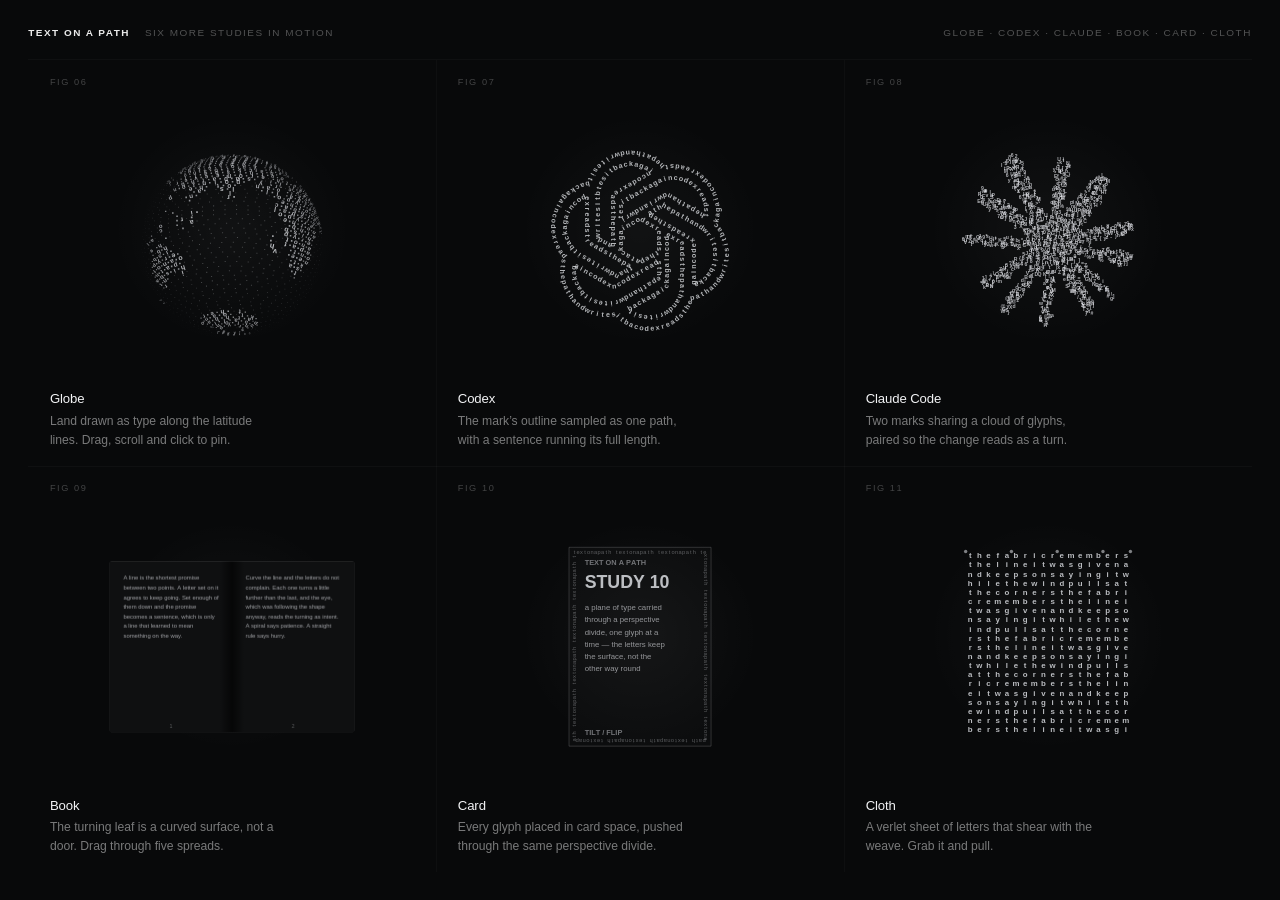
<file: src/shaders/text-path-studies/sources/text-on-a-path-ii.html>
<!doctype html>
<html lang="en">
<head>
<meta charset="utf-8">
<meta name="viewport" content="width=device-width, initial-scale=1">
<title>Text on a Path II — Six More Studies in Motion</title>
<style>
  :root{
    --bg:#08090a;
    --line:rgba(255,255,255,.028);
    --line-strong:rgba(255,255,255,.05);
    --fig:rgba(255,255,255,.24);
    --title:#f2f3f5;
    --copy:rgba(255,255,255,.46);
    --sans:-apple-system,BlinkMacSystemFont,"Inter","Segoe UI",Helvetica,Arial,sans-serif;
  }
  *{box-sizing:border-box;margin:0;padding:0}
  html,body{height:100%}
  body{
    background:var(--bg);
    font-family:var(--sans);
    color:var(--copy);
    -webkit-font-smoothing:antialiased;
    overflow:hidden;
    -webkit-user-select:none;user-select:none;
  }
  .frame{height:100%;display:flex;flex-direction:column;padding:clamp(18px,2.2vw,34px)}
  header{
    display:flex;align-items:baseline;justify-content:space-between;gap:24px;flex:0 0 auto;
    font-size:clamp(9.5px,.78vw,12px);font-weight:500;line-height:1;letter-spacing:.15em;
    padding-bottom:clamp(14px,1.6vw,22px);
    border-bottom:1px solid var(--line);
  }
  .ttl{white-space:nowrap;color:rgba(255,255,255,.78)}
  .ttl b{font-weight:600;color:rgba(255,255,255,.92)}
  .ttl span{color:rgba(255,255,255,.30);margin-left:1.5em}
  .nav{color:rgba(255,255,255,.30);white-space:nowrap}

  .grid{
    position:relative;
    flex:1 1 auto;min-height:0;
    display:grid;
    grid-template-columns:repeat(3,1fr);
    grid-auto-rows:1fr;
  }
  .fig{
    position:relative;min-width:0;min-height:0;
    display:flex;flex-direction:column;justify-content:center;
    padding:clamp(14px,1.35vw,22px) clamp(16px,1.7vw,28px) clamp(12px,1.2vw,20px);
  }
  /* the only chrome: hairlines between the figures */
  .fig::before{
    content:"";position:absolute;left:0;top:0;bottom:0;width:1px;background:var(--line);
  }
  .fig:nth-child(3n+1)::before{display:none}
  .fig:nth-child(n+4)::after{
    content:"";position:absolute;left:0;right:0;top:0;height:1px;background:var(--line);
  }
  .fignum{
    font-size:clamp(9px,.72vw,11.5px);font-weight:500;letter-spacing:.17em;
    color:var(--fig);flex:0 0 auto;
  }
  .art{
    flex:1 1 auto;min-height:0;max-height:min(100%, 52vh);
    margin:clamp(4px,.5vw,10px) 0 clamp(10px,1.1vw,18px);
    display:flex;align-items:center;justify-content:center;
    container-type:size;
  }
  .plate{
    /* square, centred: every study measures itself off one side */
    position:relative;width:min(100cqw,100cqh);height:min(100cqw,100cqh);
    cursor:crosshair;touch-action:none;
    /* a breath of light under the drawing, the way the reference lifts its figures */
    background:radial-gradient(ellipse 60% 58% at 50% 48%, rgba(255,255,255,.038), rgba(255,255,255,0) 70%);
  }
  h3{
    font-size:clamp(13px,1.03vw,16px);font-weight:500;letter-spacing:-.01em;
    color:var(--title);margin-bottom:.42em;flex:0 0 auto;
  }
  .fig p{
    font-size:clamp(12px,.95vw,15px);line-height:1.58;color:var(--copy);
    max-width:34ch;flex:0 0 auto;
  }
  .plate canvas{
    position:absolute;inset:0;width:100%;height:100%;display:block;
    /* its own layer, so repainting the drawing never re-rasterises the copy under it */
    transform:translateZ(0);contain:strict;
  }

  @media (max-width:900px){
    /* stacked: plain block flow, so no grid row ever compresses a figure */
    .grid{display:block;overflow-y:auto;-webkit-overflow-scrolling:touch}
    .fig{display:block;padding:26px 4px 30px}
    .fig::before{display:none}
    .fig:nth-child(n+2)::after{content:"";position:absolute;left:0;right:0;top:0;height:1px;background:var(--line)}
    .art{height:min(78vw,420px);max-height:none;margin:14px 0 20px}
    .plate{width:min(100cqw,100cqh);height:min(100cqw,100cqh)}
    .fig p{max-width:none}
    .nav{display:none}
  }
</style>
</head>
<body>
<div class="frame">
  <header>
    <div class="ttl"><b>TEXT ON A PATH</b><span>SIX MORE STUDIES IN MOTION</span></div>
    <div class="nav">GLOBE · CODEX · CLAUDE · BOOK · CARD · CLOTH</div>
  </header>

  <div class="grid" id="grid">
    <section class="fig">
      <div class="fignum">FIG 06</div>
      <div class="art"><div class="plate"><canvas id="globe"></canvas></div></div>
      <h3>Globe</h3>
      <p>Land drawn as type along the latitude lines. Drag, scroll and click to pin.</p>
    </section>
    <section class="fig">
      <div class="fignum">FIG 07</div>
      <div class="art"><div class="plate"><canvas id="codex"></canvas></div></div>
      <h3>Codex</h3>
      <p>The mark&rsquo;s outline sampled as one path, with a sentence running its full length.</p>
    </section>
    <section class="fig">
      <div class="fignum">FIG 08</div>
      <div class="art"><div class="plate"><canvas id="mark"></canvas></div></div>
      <h3>Claude Code</h3>
      <p>Two marks sharing a cloud of glyphs, paired so the change reads as a turn.</p>
    </section>
    <section class="fig">
      <div class="fignum">FIG 09</div>
      <div class="art"><div class="plate"><canvas id="book"></canvas></div></div>
      <h3>Book</h3>
      <p>The turning leaf is a curved surface, not a door. Drag through five spreads.</p>
    </section>
    <section class="fig">
      <div class="fignum">FIG 10</div>
      <div class="art"><div class="plate"><canvas id="tilt"></canvas></div></div>
      <h3>Card</h3>
      <p>Every glyph placed in card space, pushed through the same perspective divide.</p>
    </section>
    <section class="fig">
      <div class="fignum">FIG 11</div>
      <div class="art"><div class="plate"><canvas id="cloth"></canvas></div></div>
      <h3>Cloth</h3>
      <p>A verlet sheet of letters that shear with the weave. Grab it and pull.</p>
    </section>
  </div>
</div>

<script>
(function(){
  "use strict";

  var FACE = '"Inter", -apple-system, BlinkMacSystemFont, "Segoe UI", Helvetica, Arial, sans-serif';
  var INK  = '226,228,233';        // soft light type on a near-black ground
  var GROUND = '#08090a';
  var SVGNS = 'http://www.w3.org/2000/svg';

  /* the two marks, straight from simple-icons (24x24 viewBox) */
  var D_OPENAI = "M22.2819 9.8211a5.9847 5.9847 0 0 0-.5157-4.9108 6.0462 6.0462 0 0 0-6.5098-2.9A6.0651 6.0651 0 0 0 4.9807 4.1818a5.9847 5.9847 0 0 0-3.9977 2.9 6.0462 6.0462 0 0 0 .7427 7.0966 5.98 5.98 0 0 0 .511 4.9107 6.051 6.051 0 0 0 6.5146 2.9001A5.9847 5.9847 0 0 0 13.2599 24a6.0557 6.0557 0 0 0 5.7718-4.2058 5.9894 5.9894 0 0 0 3.9977-2.9001 6.0557 6.0557 0 0 0-.7475-7.0729zm-9.022 12.6081a4.4755 4.4755 0 0 1-2.8764-1.0408l.1419-.0804 4.7783-2.7582a.7948.7948 0 0 0 .3927-.6813v-6.7369l2.02 1.1686a.071.071 0 0 1 .038.052v5.5826a4.504 4.504 0 0 1-4.4945 4.4944zm-9.6607-4.1254a4.4708 4.4708 0 0 1-.5346-3.0137l.142.0852 4.783 2.7582a.7712.7712 0 0 0 .7806 0l5.8428-3.3685v2.3324a.0804.0804 0 0 1-.0332.0615L9.74 19.9502a4.4992 4.4992 0 0 1-6.1408-1.6464zM2.3408 7.8956a4.485 4.485 0 0 1 2.3655-1.9728V11.6a.7664.7664 0 0 0 .3879.6765l5.8144 3.3543-2.0201 1.1685a.0757.0757 0 0 1-.071 0l-4.8303-2.7865A4.504 4.504 0 0 1 2.3408 7.872zm16.5963 3.8558L13.1038 8.364 15.1192 7.2a.0757.0757 0 0 1 .071 0l4.8303 2.7913a4.4944 4.4944 0 0 1-.6765 8.1042v-5.6772a.79.79 0 0 0-.407-.667zm2.0107-3.0231l-.142-.0852-4.7735-2.7818a.7759.7759 0 0 0-.7854 0L9.409 9.2297V6.8974a.0662.0662 0 0 1 .0284-.0615l4.8303-2.7866a4.4992 4.4992 0 0 1 6.6802 4.66zM8.3065 12.863l-2.02-1.1638a.0804.0804 0 0 1-.038-.0567V6.0742a4.4992 4.4992 0 0 1 7.3757-3.4537l-.142.0805L8.704 5.459a.7948.7948 0 0 0-.3927.6813zm1.0976-2.3654l2.602-1.4998 2.6069 1.4998v2.9994l-2.5974 1.4997-2.6067-1.4997Z";
  var D_CCODE  = "M21 10.5h3v3h-3v3h-1.5v3H18v-3h-1.5v3H15v-3H9v3H7.5v-3H6v3H4.5v-3H3v-3H0v-3h3v-6h18Zm-15 0h1.5v-3H6Zm10.5 0H18v-3h-1.5z";
  var D_CLAUDE = "m4.7144 15.9555 4.7174-2.6471.079-.2307-.079-.1275h-.2307l-.7893-.0486-2.6956-.0729-2.3375-.0971-2.2646-.1214-.5707-.1215-.5343-.7042.0546-.3522.4797-.3218.686.0608 1.5179.1032 2.2767.1578 1.6514.0972 2.4468.255h.3886l.0546-.1579-.1336-.0971-.1032-.0972L6.973 9.8356l-2.55-1.6879-1.3356-.9714-.7225-.4918-.3643-.4614-.1578-1.0078.6557-.7225.8803.0607.2246.0607.8925.686 1.9064 1.4754 2.4893 1.8336.3643.3035.1457-.1032.0182-.0728-.164-.2733-1.3539-2.4467-1.445-2.4893-.6435-1.032-.17-.6194c-.0607-.255-.1032-.4674-.1032-.7285L6.287.1335 6.6997 0l.9957.1336.419.3642.6192 1.4147 1.0018 2.2282 1.5543 3.0296.4553.8985.2429.8318.091.255h.1579v-.1457l.1275-1.706.2368-2.0947.2307-2.6957.0789-.7589.3764-.9107.7468-.4918.5828.2793.4797.686-.0668.4433-.2853 1.8517-.5586 2.9021-.3643 1.9429h.2125l.2429-.2429.9835-1.3053 1.6514-2.0643.7286-.8196.85-.9046.5464-.4311h1.0321l.759 1.1293-.34 1.1657-1.0625 1.3478-.8804 1.1414-1.2628 1.7-.7893 1.36.0729.1093.1882-.0183 2.8535-.607 1.5421-.2794 1.8396-.3157.8318.3886.091.3946-.3278.8075-1.967.4857-2.3072.4614-3.4364.8136-.0425.0304.0486.0607 1.5482.1457.6618.0364h1.621l3.0175.2247.7892.522.4736.6376-.079.4857-1.2142.6193-1.6393-.3886-3.825-.9107-1.3113-.3279h-.1822v.1093l1.0929 1.0686 2.0035 1.8092 2.5075 2.3314.1275.5768-.3218.4554-.34-.0486-2.2039-1.6575-.85-.7468-1.9246-1.621h-.1275v.17l.4432.6496 2.3436 3.5214.1214 1.0807-.17.3521-.6071.2125-.6679-.1214-1.3721-1.9246L14.38 17.959l-1.1414-1.9428-.1397.079-.674 7.2552-.3156.3703-.7286.2793-.6071-.4614-.3218-.7468.3218-1.4753.3886-1.9246.3157-1.53.2853-1.9004.17-.6314-.0121-.0425-.1397.0182-1.4328 1.9672-2.1796 2.9446-1.7243 1.8456-.4128.164-.7164-.3704.0667-.6618.4008-.5889 2.386-3.0357 1.4389-1.882.929-1.0868-.0062-.1579h-.0546l-6.3385 4.1164-1.1293.1457-.4857-.4554.0608-.7467.2307-.2429 1.9064-1.3114Z";
  var LAND_B64 = "[base64]/HwAAAAAAAAAAAAAAAAAAAAAAAAAAAAAAAAAAAACA//+P//f/LwgAAAAAAAAAAAAAAAAAAAAAAAAAAAAAAAAAAAD4/v/4/////wcAAAAEAPABAAAAfAAAAAAAAAAAAAAAAAAAAADg9w/4/////wEAAP4AAAAAAAAA+AAAAAAAAAAAAAAAAAAAAIAG+Of//////wAAAHwGAAAAAAAAAAMAAAAAAAAAAAAAAACABwAc/4P//////wAAADAAAAAAQAAAAD4AAAAAAAAAAAAAAAAAfMbDcQAA/v///wAAAAAAAADABwAA//8HAMAPAAAAAAAAAABgAAAAAAAA/P///wAAAAAAAABwAADg//8AAAAAAAAAAAAAAADwG457dwcA8P//HwAAAAAAAAAYAAD///9/eAAAAAAAAAAAAAD4/g0H/w8A8P//PwAAAAAAAAAOgOv/////fwD/AAAAAAA/AAAA/B84/v8A8P//LwAAAAD4AAAA4PP//////////wAAAOD///H/+D/3cPgDoP//DwAAAID/BwAAx/v/////////P4AA/P///////////////////////w8AAOcBAAgAAAAAAAAAAAAAgP///////////////////////wcAACYAAAQAAAAAAAAAAAAAgf///////////////////////wMM8AAAAAAAAAAAAAAAAAAAIID/////////e+wPwH8AgA8AAP/5z/////////////////8/ANH///////9/AIALgD8AAAAAwH/+//////////////////9/APj///////8fADwAAD8AAAAA8D/+//////////////////sPAPC/+f////8fAPwAADgAAAAA8D/+////////////////D/wBAMCfAP////8PAPwYAAAAAAAA8H/4//////////////9/DgcAAAAcAOD///8/APw/AAAAAAAQAB7w//////////////8BgAMAAAACAMD/////Afh/AAAAAAA4gBz+/////////////38A4AMAAMAAAMD/////B/z/AAAAAABwwAb+/////////////x8A8AEAAAAAAAD/////P///AwAAAADmgOH//////////////z8A4AAAAAAAAAD+////P/7/BwAAAAD28P////////////////8D4AAAAAAAAAD8////f/7/BwAAAADz+f////////////////8HIAAAAAAAAAD6////////BAAAAABw/v////////////////8EAAAAAAAAAADo//////8jHgAAAACA//////////////////8MAAAAAAAAAADQ//////8OPgAAAADw//////////////////8AAAAAAAAAAADg//////+PIAAAAADA////v////////////38EAAAAAAAAAADg////////AAAAAACA//v/zD/8/////////z8AAAAAAAAAAADg//////8bAAAAAACA//N/gD///////////x8GAAAAAAAAAADw//////8AAAAAAAD+B8c/AD/+/////////wcPAAAAAAAAAADg//////8AAAAAAAD+gx4/DH74/////////wABAAAAAAAAAADg/////x8AAAAAAAD+gbCn///8////////fQABAAAAAAAAAADg/////w8AAAAAAAD/gCDn///4//////9/MgADAAAAAAAAAADA/////w8AAAAAAAD+AADm/3/4//////8/cIABAAAAAAAAAADA/////wcAAAAAAAA44AHC///5////////4+ABAAAAAAAAAACA/////wcAAAAAAACI/wEA4P//////////4OgAAAAAAAAAAAAA/////wMAAAAAAAD4/wAA4P//////////ADYAAAAAAAAAAAAA/P///wEAAAAAAAD+/wEA8P//////////AQcAAAAAAAAAAAAA+P//fwAAAAAAAAD//w8P8P//////////AQEAAAAAAAAAAAAAyP//fwAAAAAAAAD//3//////////////AQAAAAAAAAAAAAAA0P+PYQAAAAAAAAD//////z//////////AwAAAAAAAAAAAAAAoP8HwAAAAAAAAMD/////83/+////////AQAAAAAAAAAAAAAAIP8DwAAAAAAAAOD/////5//I////////AAAAAAAAAAAAAAAAQP4DgAAAAAAAAPD/////z/+A////////AAAAAAAAAAAAAAAAAPwDAAIAAAAAAPD/////z/8ZwP////9/AQAAAAAAAAAAAAAAAPgDQAAAAAAAAPj/////j/9/gP////8fAQAAAAAAAAAAAAAAAPADEAMAAAAAAPz/////v///AP9//P8DAAAAAAAAAAAAAAAAAPADAwwAAAAAAPj/////P/9/APw//B8AAAAAAAAAAAAIAAAAAPCHA8AAAAAAAPj/////P/4/APwP+J8BAAAAAAAAAAAAAAAAAMD/A0YEAAAAAPj/////f/4fAPwH+B8AAwAAAAAAAAAAAAAAAAD/AQAAAAAAAPj/////f/wHAPgD8D8AAwAAAAAAAAAAAAAAAADgHwAAAAAAAPj///////wDAPgAwH8AAQAAAAAAAAAAAAAAAADAHwAAAAAAAPz//////30AAPAAwH8AAAAAAAAAAAAAAAAAAAAAHAAAAAAAAPj//////wsAAPAAgH4AAQAAAAAAAAAAAAAAAAAAGEAAAAAAAPj//////wMBAPAAgHwAAAAAAAAAAAAAAAAAAAAAGPAhAAAAAPD///////cBAOAAgDiABAAAAAAAAAAAAAAAAAAAIPl/AAAAAOD///////8AAGABABBAFAAAAAAAAAAAAAAAAAAAgP7/AQAAAMD///////8AAAABgAAAHAAAAAAAAAAAAAAAAAAAAPz/AQAAAID///////8AAAABAAEgCAAAAAAAAAAAAAAAAAAAAPz/HwAAAAD/8P///38AAAAAAANgAAAAAAAAAAAAAAAAAAAAAPz/fwAAAAAAoP///z8AAAAAYAd4AAAAAAAAAAAAAAAAAAAAAPz/fwAAAAAAAP///x8AAAAAwAY8AAAAAAAAAAAAAAAAAAAAAP7//wAAAAAAAP///w8AAAAAgAc+AAAAAAAAAAAAAAAAAAAAAP///wAAAAAAAP///wcAAAAAgIM/TwAAAAAAAAAAAAAAAAAAAP///wEAAAAAgP///wMAAAAAAIc/QAQAAAAAAAAAAAAAAAAAgP///w8AAAAAgP///wEAAAAAAA6fAUQAAAAAAAAAAAAAAAAAAP////8AAAAAAP///wAAAAAAAB6ewuwDAgAAAAAAAAAAAAAAgP////8DAAAAAP7//wAAAAAAABwAAvAPAgAAAAAAAAAAAAAAgP////8PAAAAAPz/fwAAAAAAABAAAMCfAQAAAAAAAAAAAAAAAP////8PAAAAAPz//wAAAAAAAOADAIA/MAAAAAAAAAAAAAAAAP7///8PAAAAAPz/fwAAAAAAAAAPAMBngAAAAAAAAAAAAAAAAP7///8PAAAAAPz//wAAAAAAAAAACABAAAAAAAAAAAAAAAAAAPz///8HAAAAAPj//wAAAAAAAAAAAAAAAAIAAAAAAAAAAAAAAPz///8DAAAAAPj//wAAAAAAAAAAAAQAAAAAAAAAAAAAAAAAAPj///8BAAAAAPz//4AAAAAAAAAAAB8GAAAAAAAAAAAAAAAAAPj///8BAAAAAPz//8EAAAAAAAAAIB8OAAAAAAAAAAAAAAAAAPD///8BAAAAAP7//+AAAAAAAAAA+B8OACAAAAAAAAAAAAAAAMD///8BAAAAAP7/f/gAAAAAAAAA/H8eAAAAAAAAAAAAAAAAAID///8AAAAAAP7/H/gAAAAAAAAA/P8fAABAAAAAAAAAAAAAAAD///8AAAAAAPz/D3AAAAAAAAAA/v8/AAAAAAAAAAAAAAAAAAD///8AAAAAAPj/D3gAAAAAAADA//9/AAgAAAAAAAAAAAAAAAD//38AAAAAAPj/DzgAAAAAAADw////AAAAAAAAAAAAAAAAAAD//x8AAAAAAPD/DzgAAAAAAAD4////AQAAAAAAAAAAAAAAAAD//wMAAAAAAPD/DzgAAAAAAAD4////AwAAAAAAAAAAAAAAAID//wEAAAAAAPD/AwAAAAAAAAD4////AwAAAAAAAAAAAAAAAID//wEAAAAAAPD/AwAAAAAAAAD4////BwAAAAAAAAAAAAAAAID//wEAAAAAAOD/AwAAAAAAAAD4////BwAAAAAAAAAAAAAAAID//wAAAAAAAOD/AQAAAAAAAADw////BwAAAAAAAAAAAAAAAID//wAAAAAAAMD/AAAAAAAAAADw////AwAAAAAAAAAAAAAAAID/fwAAAAAAAIB/AAAAAAAAAADgf/z/AwAAAAAAAAAAAAAAAID/PwAAAAAAAIA/AAAAAAAAAADgB/D/AQAAAAAAAAAAAAAAAMD/HQAAAAAAAIABAAAAAAAAAADwAND/AQAAAAAAAAAAAAAAAMD/AwAAAAAAAAAAAAAAAAAAAAAAAID/AAAIAAAAAAAAAAAAAMD/BwAAAAAAAAAAAAAAAAAAAAAAAAD/AAAQAAAAAAAAAAAAAOD/AwAAAAAAAAAAAAAAAAAAAAAAAAA+AABwAAAAAAAAAAAAAOA/AAAAAAAAAAAAAAAAAAAAAAAAAAAAAAA4AAAAAAAAAAAAAOA/[base64]//j8PAAAAAAAAAAAAAAAAAAAMAAAAAAAAAAAAAPD/fwD///////8/AAAAAAAAAAAAAAAAAIA+AAAAAAAAAAAAPP///8D/////////HwAAAAAAAAAAAAAAAIA9AAAAAAAA8Pz/////P/j//////////wMAAAAAAAAAAMAAAPB9AAAAAID/////////P/7///////////8BAAAAAAAAAOABAwB/AAAAAPD///////////////////////8AAAAAAFACPoD///9/AAAAAPD//////////////////////x8AAAAA+P////////8HAAAAAP///////////////////////wcAAAAA/v///////wMAAAAA/v///////////////////////wcAAAD8/////////w8AAA7w/////////////////////////w8AAMAB/////////wMAgB84/////////////////////////wEAAAAA/P///////3/w4AcA/////////////////////////wAAAADg//////////8/gM///////////////////////////wMAAADg/////////////f///////////////////////////z8A7wMA/v////////////////////////////////////////8/AAAAAAAAAAAAAAAAAAAAAAAAAAAAAAAAAAAAAAAAAAAAAAAAAAAAAAAAAAAAAAAAAAAAAAAAAAAAAAAAAAAAAAAAAAAAAAAAAAAAAAAAAAAAAAAAAAAAAAAAAAAAAAAAAAAAAAAAAAAAAAAAAAAAAAAAAAAAAAAAAAAAAAAAAAAAAAAAAAAAAAAAAAAAAAAA";

  /* 64 ready-made ink strings — assigning a freshly built rgba() per glyph is what
     drags a page like this from 60fps to 20 */
  /* on black the eye needs far less ink, so every alpha runs through SOFT first */
  var SOFT = 0.88;
  var INK64 = [];
  for (var q0=0;q0<64;q0++) INK64.push('rgba(' + INK + ',' + (q0/63*SOFT).toFixed(4) + ')');
  function ink(a){ return INK64[a <= 0 ? 0 : a >= 1 ? 63 : (a*63)|0]; }

  /* ---------- shared plumbing ---------- */
  function rng(seed){
    var s = seed >>> 0;
    return function(){
      s ^= s << 13; s >>>= 0;
      s ^= s >> 17;
      s ^= s << 5;  s >>>= 0;
      return s / 4294967296;
    };
  }

  /* one canvas per figure, sized to the drawing only. A single board spanning the
     whole grid also had to composite every empty text row, and this page is
     pixel-bound, so trimming that area is the cheapest frame you can buy. */
  function Surface(el){
    this.el = el; this.ctx = el.getContext('2d');
    this.w = 0; this.h = 0; this.dpr = 1;
    this.resize();
  }
  Surface.prototype.resize = function(){
    var r = this.el.getBoundingClientRect();
    if (!r.width || !r.height) return false;
    var dpr = Math.min(1.5, window.devicePixelRatio || 1);
    var w = Math.round(r.width*dpr), h = Math.round(r.height*dpr);
    if (w === this.el.width && h === this.el.height && this.w === r.width) return false;
    this.el.width = w; this.el.height = h;
    this.w = r.width; this.h = r.height; this.dpr = dpr;
    this.ctx.setTransform(dpr,0,0,dpr,0,0);
    return true;
  };
  /* panels are no longer square, so scale off the short side and centre on the box */
  Object.defineProperty(Surface.prototype, 'u', {
    get: function(){ return this.w < this.h ? this.w : this.h; }
  });
  Surface.prototype.base = function(){
    this.ctx.setTransform(this.dpr,0,0,this.dpr,0,0);
  };

  /* Chrome rasterises and caches a glyph per (font, transform). A thousand distinct
     rotations a frame is a thousand cache misses — 24ms. Snapping every angle to one of
     64 steps makes them all hits and costs 8ms. The 5.6-degree error is invisible. */
  var QA = Math.PI*2/64;
  function qang(a){ return Math.round(a/QA)*QA; }

  function local(canvas, e){
    var r = canvas.getBoundingClientRect();
    return { x: e.clientX - r.left, y: e.clientY - r.top };
  }

  /* ---------- svg path helpers ---------- */
  var scratch = document.createElementNS(SVGNS, 'svg');
  scratch.setAttribute('viewBox','0 0 24 24');
  scratch.style.cssText = 'position:absolute;width:0;height:0;overflow:hidden;pointer-events:none';
  document.body.appendChild(scratch);

  /* dense samples of a path, split wherever the pen jumps between subpaths */
  function polylines(d, step){
    var el = document.createElementNS(SVGNS,'path');
    el.setAttribute('d', d);
    scratch.appendChild(el);
    var L = el.getTotalLength();
    var n = Math.max(64, Math.ceil(L/step));
    var lines = [], cur = [], prev = null;
    for (var i=0;i<=n;i++){
      var p = el.getPointAtLength(L*i/n);
      if (prev){
        var jump = Math.hypot(p.x-prev.x, p.y-prev.y);
        if (jump > step*6){ if (cur.length>3) lines.push(cur); cur = []; }
      }
      cur.push({x:p.x, y:p.y});
      prev = p;
    }
    if (cur.length>3) lines.push(cur);
    scratch.removeChild(el);

    /* arc-length parameterise each run */
    return lines.map(function(pts){
      var acc = [0];
      for (var i=1;i<pts.length;i++)
        acc.push(acc[i-1] + Math.hypot(pts[i].x-pts[i-1].x, pts[i].y-pts[i-1].y));
      return { pts:pts, acc:acc, len:acc[acc.length-1] };
    }).filter(function(l){ return l.len > step*8; });
  }

  var _pt = {x:0, y:0, a:0};
  function atLength(line, t){
    var len = line.len;
    t = t - Math.floor(t/len)*len;                 // wrap
    var a = line.acc, lo = 0, hi = a.length-1;
    while (lo < hi-1){ var m = (lo+hi)>>1; if (a[m] <= t) lo = m; else hi = m; }
    var seg = a[hi]-a[lo] || 1, f = (t-a[lo])/seg;
    var p0 = line.pts[lo], p1 = line.pts[hi];
    _pt.x = p0.x + (p1.x-p0.x)*f;
    _pt.y = p0.y + (p1.y-p0.y)*f;
    _pt.a = Math.atan2(p1.y-p0.y, p1.x-p0.x);
    return _pt;
  }

  /* points scattered evenly inside a filled path, centred and normalised to its own
     bounding box so a short wide mark and a tall one both fill the same frame */
  function fitPoints(d, spacing, rand, rule){
    var S = 320;
    var c = document.createElement('canvas'); c.width = c.height = S;
    var x = c.getContext('2d');
    x.setTransform(S/24,0,0,S/24,0,0);
    x.fillStyle = '#000';
    x.fill(new Path2D(d), rule || 'evenodd');
    var data = x.getImageData(0,0,S,S).data;
    var inside = [];
    for (var i=0;i<S*S;i++) if (data[i*4+3] > 128) inside.push(i);
    var out = [];
    if (!inside.length) return out;
    var hit = new Uint8Array(S*S);
    var x0=1e9,x1=-1e9,y0=1e9,y1=-1e9;
    for (var m=0;m<inside.length;m++){
      var gx = inside[m] % S, gy = (inside[m] / S)|0;
      hit[inside[m]] = 1;
      if (gx<x0)x0=gx; if (gx>x1)x1=gx; if (gy<y0)y0=gy; if (gy>y1)y1=gy;
    }
    var span = Math.max(x1-x0, y1-y0) || 1;
    var mx = (x0+x1)/2, my = (y0+y1)/2;

    /* jittered grid at the glyph's own advance, so letters sit shoulder to shoulder
       without stacking into an unreadable smear */
    var cell = Math.max(1.6, spacing*span);
    for (var gy2 = y0; gy2 < y1; gy2 += cell){
      for (var gx2 = x0; gx2 < x1; gx2 += cell){
        var jx = gx2 + rand()*cell, jy = gy2 + rand()*cell;
        var ix = jx|0, iy = jy|0;
        if (ix<0||ix>=S||iy<0||iy>=S || !hit[iy*S+ix]) continue;
        out.push({ x: (jx - mx)/span, y: (jy - my)/span });
      }
    }
    return out;
  }

  /* a pool of light that re-adds a bitmap's own luminance through a soft mask, so
     type under the cursor thickens instead of the paper just going grey */
  var glowC = null, glowX = null;
  function readLight(ctx, u, look, paint){
    if (!look) return;
    var R = u*0.22, d = 2;
    var w = Math.ceil(R*2*d);
    if (!glowC){ glowC = document.createElement('canvas'); glowX = glowC.getContext('2d'); }
    if (glowC.width !== w){ glowC.width = glowC.height = w; }
    glowX.setTransform(d,0,0,d,0,0);
    glowX.globalCompositeOperation = 'source-over';
    glowX.clearRect(0,0,R*2,R*2);
    glowX.save();
    glowX.translate(-(look.x-R), -(look.y-R));
    paint(glowX);
    glowX.restore();
    var g = glowX.createRadialGradient(R,R,0,R,R,R);
    g.addColorStop(0,   'rgba(0,0,0,1)');
    g.addColorStop(0.55,'rgba(0,0,0,.62)');
    g.addColorStop(1,   'rgba(0,0,0,0)');
    glowX.globalCompositeOperation = 'destination-in';
    glowX.fillStyle = g;
    glowX.fillRect(0,0,R*2,R*2);
    ctx.save();
    ctx.globalCompositeOperation = 'lighter';
    ctx.globalAlpha = 0.85;
    ctx.drawImage(glowC, look.x-R, look.y-R, R*2, R*2);
    ctx.restore();
  }

  /* ---------- 06 / GLOBE ---------- */
  var Globe = (function(){
    var cv = document.getElementById('globe');
    var s  = new Surface(cv);
    var MW = 288, MH = 144, land;
    (function(){
      var bin = atob(LAND_B64);
      land = new Uint8Array(bin.length);
      for (var i=0;i<bin.length;i++) land[i] = bin.charCodeAt(i);
    })();
    function isLand(lon, lat){
      var gx = Math.floor((lon+180)/360*MW), gy = Math.floor((90-lat)/180*MH);
      if (gx<0||gx>=MW||gy<0||gy>=MH) return false;
      var b = gy*MW+gx;
      return (land[b>>3] >> (b&7)) & 1;
    }

    var PHRASE = "everypointonthisballisapathbacktoanotherone";
    var nodes = [];
    (function(){
      /* the halftone grid is fine enough to draw a coastline; every third land cell
         also carries a letter, which is as dense as type can get and stay readable */
      var LAT_STEP = 3.05, k = 0, run = 0, sea3 = 0;
      for (var lat = -86; lat <= 86; lat += LAT_STEP){
        var rl = Math.cos(lat*Math.PI/180);
        var n  = Math.max(1, Math.round(98*rl));
        for (var i=0;i<n;i++){
          var lon = -180 + 360*i/n;
          var l = isLand(lon, lat);
          if (!l && (sea3++ % 2)) continue;          // half the ocean carries the whole sphere
          var letter = 0;
          if (l && (run++ % 2 === 0)) letter = PHRASE.charAt(k++ % PHRASE.length);
          nodes.push({
            lat: lat*Math.PI/180, lon: lon*Math.PI/180,
            land: l, c: letter
          });
        }
      }
    })();

    var spin = 2.1, vel = 0.16, hover = false, drag = null, tilt = -0.36, vtilt = 0;
    var land8 = [];
    var zoom = 1, zoomT = 1, pins = [], look = null;
    var sea = [], soil = [];

    cv.addEventListener('pointerenter', function(){ hover = true; });
    cv.addEventListener('pointerleave', function(){ hover = false; });
    cv.addEventListener('pointerdown', function(e){
      drag = local(cv, e); drag.moved = false; 
      cv.setPointerCapture(e.pointerId);
    });
    cv.addEventListener('pointermove', function(e){
      var p = local(cv, e);
      look = p;
      if (!drag) return;
      vel  = (p.x - drag.x) / s.u * 9;
      vtilt = -(p.y - drag.y) / s.u * 6;
      tilt  = Math.max(-1.15, Math.min(1.15, tilt + vtilt*0.016));
      drag = p; drag.moved = true;
    });
    function release(e){
      if (drag && !drag.moved){                    // a click that never became a drag drops a pin
        var g = unproject(drag.x, drag.y);
        if (g){ pins.push({lat:g.lat, lon:g.lon, t:performance.now()}); if (pins.length>7) pins.shift(); }
      }
      drag = null;
    }
    cv.addEventListener('pointerup', release);
    cv.addEventListener('pointercancel', function(){ drag = null; });
    cv.addEventListener('wheel', function(e){
      e.preventDefault();
      zoomT = Math.max(0.85, Math.min(2.6, zoomT * Math.exp(-e.deltaY*0.0016)));
    }, {passive:false});

    /* screen point -> the lat/lon it is sitting on, or null if it missed the globe */
    var view = {cx:0, cy:0, R:1, cs:1, sn:0, ct:1, st:0};
    function unproject(px, py){
      var x1 = (px - view.cx)/view.R, y2 = (view.cy - py)/view.R;
      var q = 1 - x1*x1 - y2*y2;
      if (q <= 0.002) return null;
      var z2 = Math.sqrt(q);
      var y0 =  y2*view.ct + z2*view.st;
      var z1 = -y2*view.st + z2*view.ct;
      var x0 =  x1*view.cs + z1*view.sn;
      var z0 = -x1*view.sn + z1*view.cs;
      return { lat: Math.asin(Math.max(-1, Math.min(1, y0))), lon: Math.atan2(z0, x0) };
    }

    function draw(now, dt){
      var ctx = s.ctx;
      ctx.clearRect(0,0,s.w,s.h);

      zoom += (zoomT - zoom) * Math.min(1, dt/180);
      if (!drag){
        var idle = hover ? 0.045 : 0.16;           // slow down under the hand so it can be aimed
        vel += (idle - vel) * Math.min(1, dt/900);       // coast back to the idle drift
        vtilt *= Math.pow(0.90, dt/16);
        tilt += vtilt*dt/1000;
        tilt += (-0.36 - tilt) * Math.min(1, dt/4000);
      }
      spin += vel * dt/1000;

      var cx = s.w/2, cy = s.h/2 + s.u*0.035;
      var R  = s.u*0.318*zoom;
      var fs = s.u*0.0275*Math.pow(zoom, 0.72);
      var cs = Math.cos(spin), sn = Math.sin(spin);
      var ct = Math.cos(tilt), st = Math.sin(tilt);
      view.cx = cx; view.cy = cy; view.R = R; view.cs = cs; view.sn = sn; view.ct = ct; view.st = st;

      /* a soft pool of light under the cursor, so the type near it reads */
      var lx = -1e9, ly = -1e9, lr = s.u*0.20, lr2 = lr*lr;
      if (look && !drag){ lx = look.x; ly = look.y; }

      ctx.textAlign = 'center'; ctx.textBaseline = 'middle';

      /* dots first, in depth passes — setting ctx.font per glyph is what kills the frame */
      sea.length = 0; soil.length = 0;
      for (var i=0;i<nodes.length;i++){
        var nd = nodes[i];
        var cl = Math.cos(nd.lat);
        var x0 = cl*Math.cos(nd.lon), y0 = Math.sin(nd.lat), z0 = cl*Math.sin(nd.lon);
        var x1 =  x0*cs - z0*sn,  z1 = x0*sn + z0*cs;
        var y2 =  y0*ct - z1*st,  z2 = y0*st + z1*ct;
        if (z2 <= 0.02) continue;                        // solid earth: far side is hidden

        var px = cx + x1*R, py = cy - y2*R;      // canvas y grows downward
        var dx = px-lx, dy = py-ly;
        var glow = (dx*dx + dy*dy < lr2) ? (1 - Math.sqrt(dx*dx+dy*dy)/lr) : 0;
        if (!nd.land){ sea.push(px, py, Math.min(0.999, z2 + glow*0.55)); continue; }
        if (!nd.c){ soil.push(px, py, Math.min(0.999, z2 + glow*0.55)); continue; }

        /* tangent to this parallel, so the type runs east */
        var tx0 = -Math.sin(nd.lon), tz0 = Math.cos(nd.lon);
        var tx1 = tx0*cs - tz0*sn, tz1 = tx0*sn + tz0*cs;
        var ang = qang(Math.atan2(tz1*st, tx1));
        var b = Math.min(7, Math.max(0, ((Math.min(0.999, z2 + glow*0.6))*7.99)|0));
        (land8[b] || (land8[b] = [])).push(px, py, ang, nd.c, 0);
      }

      /* sea and land as a halftone, six depth passes each, batched into one path per pass */
      var dmin = Math.max(0.7, s.u*0.0029);
      function dots(list, base, gain, grow){
        for (var lvl=0; lvl<6; lvl++){
          var z = (lvl+0.5)/6, dsz = dmin*grow*(0.55 + 0.75*z);
          ctx.fillStyle = ink(base + gain*z);
          ctx.beginPath();
          for (var q=0;q<list.length;q+=3){
            var lv = list[q+2] >= 1 ? 5 : (list[q+2]*6)|0;
            if (lv !== lvl) continue;
            ctx.rect(list[q]-dsz/2, list[q+1]-dsz/2, dsz, dsz);
          }
          ctx.fill();
        }
      }
      dots(sea,  0.10, 0.22, 1.0);
      dots(soil, 0.34, 0.46, 1.7);

      /* land: eight size buckets, so ctx.font is touched eight times instead of a thousand */
      for (var bi=0; bi<8; bi++){
        var arr = land8[bi];
        if (!arr || !arr.length) continue;
        var zb = (bi+0.5)/8;
        ctx.font = 'bold ' + (fs*(0.42 + 0.58*zb)).toFixed(2) + 'px ' + FACE;
        ctx.fillStyle = ink(0.28 + 0.72*Math.pow(zb, 0.6));
        for (var t=0;t<arr.length;t+=5){
          ctx.save();
          ctx.translate(arr[t], arr[t+1]);
          ctx.rotate(arr[t+2]);
          ctx.fillText(arr[t+3], 0, 0);
          ctx.restore();
        }
        arr.length = 0;
      }

      /* pins ride the surface they were dropped on */
      for (var pi=0; pi<pins.length; pi++){
        var pn = pins[pi];
        var pcl = Math.cos(pn.lat);
        var ax = pcl*Math.cos(pn.lon), ay = Math.sin(pn.lat), az = pcl*Math.sin(pn.lon);
        var bx1 = ax*cs - az*sn, bz1 = ax*sn + az*cs;
        var by2 = ay*ct - bz1*st, bz2 = ay*st + bz1*ct;
        if (bz2 <= 0.02) continue;
        var ppx = cx + bx1*R, ppy = cy - by2*R;
        var age = (now - pn.t)/1000;
        var pop = Math.min(1, age/0.22);
        var rr2 = s.u*0.016*(0.4 + 0.6*pop)*(0.55 + 0.45*bz2);
        ctx.beginPath();
        ctx.arc(ppx, ppy, rr2, 0, Math.PI*2);
        ctx.strokeStyle = ink(0.30 + 0.55*bz2);
        ctx.lineWidth = Math.max(0.7, s.u*0.0022);
        ctx.stroke();
        ctx.beginPath();
        ctx.arc(ppx, ppy, Math.max(0.7, rr2*0.22), 0, Math.PI*2);
        ctx.fillStyle = ink(0.45 + 0.55*bz2);
        ctx.fill();
        if (age < 0.9){                                   // a ring that opens once, on landing
          var w2 = 1 - age/0.9;
          ctx.beginPath();
          ctx.arc(ppx, ppy, rr2 + (1-w2)*s.u*0.05, 0, Math.PI*2);
          ctx.strokeStyle = ink(0.55*w2*w2);
          ctx.lineWidth = Math.max(0.6, s.u*0.0016);
          ctx.stroke();
        }
      }
    }
    return { s:s, draw:draw };
  })();

  /* ---------- 07 / CODEX — type running the mark's outline ---------- */
  var Codex = (function(){
    var cv = document.getElementById('codex');
    var s  = new Surface(cv);
    var lines = polylines(D_OPENAI, 0.05);
    var PHRASE = "codexreadsthepathandwritesitbackagain";
    var flow = 0, speed = 1, hover = false, look = null;
    var burst = [];                                   // letters kicked loose by a click

    cv.addEventListener('pointerenter', function(){ hover = true; });
    cv.addEventListener('pointerleave', function(){ hover = false; look = null; });
    cv.addEventListener('pointermove', function(e){ look = local(cv, e); });
    cv.addEventListener('pointerdown', function(){
      
      burst.push({ t:performance.now() });
      if (burst.length > 3) burst.shift();
    });

    function draw(now, dt){
      var ctx = s.ctx;
      ctx.clearRect(0,0,s.w,s.h);

      speed += ((hover ? 3.1 : 1) - speed) * Math.min(1, dt/280);
      flow  += speed * dt/1000 * 1.9;

      var span = s.u*0.62;                            // the 24-unit mark, in card px
      var k = span/24;
      var cx = s.w/2 - 12*k, cy = s.h/2 + s.u*0.02 - 12*k;
      var fs = s.u*0.0250, step = fs*0.76/k;          // spacing measured in path units

      /* the most recent click sends a shove outward that settles back */
      var kick = 0, kickAge = 0;
      if (burst.length){
        kickAge = (now - burst[burst.length-1].t)/1000;
        kick = Math.max(0, 1 - kickAge/1.1);
        kick = kick*kick;
      }

      ctx.textAlign = 'center'; ctx.textBaseline = 'middle';
      ctx.font = 'bold ' + fs.toFixed(2) + 'px ' + FACE;
      var base = 0.92 - kick*0.35;
      ctx.fillStyle = ink(base);
      var lit = -1;                                  /* quantised, so fillStyle is touched rarely */
      var lx = look ? look.x : -1e9, ly = look ? look.y : -1e9;
      var LR = s.u*0.22, LR2 = LR*LR;

      var idx = 0;
      for (var li=0; li<lines.length; li++){
        var line = lines[li];
        var n = Math.max(3, Math.round(line.len/step));
        var sp = line.len/n;
        for (var i=0;i<n;i++){
          var q = atLength(line, i*sp + flow);
          var px = cx + q.x*k, py = cy + q.y*k;

          if (kick > 0){
            var dx = px - (cx+12*k), dy = py - (cy+12*k);
            var d = Math.hypot(dx,dy) || 1;
            var wob = Math.sin(i*1.7 + li*2.3);
            px += dx/d * kick * s.u*0.11 * (0.6+0.5*wob);
            py += dy/d * kick * s.u*0.11 * (0.6+0.5*wob);
          }

          var gd = 0;
          if (look){
            var ddx = px-lx, ddy = py-ly, dd = ddx*ddx + ddy*ddy;
            if (dd < LR2) gd = 1 - Math.sqrt(dd)/LR;
          }
          var lv = (gd*5)|0;
          if (lv !== lit){ lit = lv; ctx.fillStyle = ink(base + (1-base)*((lv+ (lv?0.5:0))/5)); }
          ctx.save();
          ctx.translate(px, py);
          ctx.rotate(qang(q.a));
          ctx.fillText(PHRASE.charAt(idx++ % PHRASE.length), 0, 0);
          ctx.restore();
        }
      }
    }
    return { s:s, draw:draw };
  })();

  /* ---------- 08 / CLAUDE CODE — a glyph cloud that morphs between marks ---------- */
  var Mark = (function(){
    var cv = document.getElementById('mark');
    var s  = new Surface(cv);
    var SPAN = 0.60, FS = 0.0180;                 // fractions of the card
    var GAP  = (FS*0.60*1.06)/SPAN;               // one glyph advance, in shape units
    var rand = rng(9152026);
    var A = fitPoints(D_CLAUDE, GAP, rand, 'evenodd');   // claude burst — the resting mark
    var B = fitPoints(D_CCODE,  GAP, rand, 'evenodd');   // claude code
    var CHARS = "ABCDEFGHIJKLMNOPQRSTUVWXYZabcdefghijklmnopqrstuvwxyz0123456789<>/\\{}[]()=+-*#$%&@?!";
    var glyphs = [];
    for (var i=0;i<Math.max(A.length,B.length);i++){
      glyphs.push({
        c: CHARS.charAt((rand()*CHARS.length)|0),
        ph: rand()*Math.PI*2,
        sp: 0.55 + rand()*0.9,
        wob: 0.4 + rand()*0.8
      });
    }
    /* keep the two clouds paired by angle so the morph reads as a rotation, not a shuffle */
    function order(set){
      return set.map(function(p,i){ return {i:i, a:Math.atan2(p.y, p.x), r:Math.hypot(p.x,p.y)}; })
                .sort(function(u,v){ return u.a - v.a || u.r - v.r; })
                .map(function(o){ return o.i; });
    }
    var oa = order(A), ob = order(B);
    var M = Math.min(A.length, B.length);
    var pair = [];
    for (var j=0;j<M;j++)
      pair.push([ A[oa[(j*A.length/M)|0]], B[ob[(j*B.length/M)|0]] ]);

    var m = 0, target = 0, hover = null, live = true;

    cv.addEventListener('pointerdown', function(){ target = 1 - target;  live = true; });
    cv.addEventListener('pointermove', function(e){ hover = local(cv, e); live = true; });
    cv.addEventListener('pointerleave', function(){ hover = null; live = true; });

    function draw(now, dt){
      var ctx = s.ctx;
      var moving = hover || Math.abs(target-m) > 1e-4;
      if (!moving && !live) return;              // settled: the last frame stays on screen
      live = !!moving;
      ctx.clearRect(0,0,s.w,s.h);

      m += (target - m) * Math.min(1, dt/460);
      var e = m<0.5 ? 4*m*m*m : 1 - Math.pow(-2*m+2,3)/2;   // easeInOutCubic

      var span = s.u*SPAN;
      var cx = s.w/2, cy = s.h/2 + s.u*0.02;
      var fs = s.u*FS;
      var t  = now/1000;
      var travel = 4*e*(1-e);                                // biggest scatter mid-flight

      ctx.textAlign = 'center'; ctx.textBaseline = 'middle';
      ctx.font = 'bold ' + fs.toFixed(2) + 'px ' + FACE;
      ctx.fillStyle = ink(0.88);
      var dirty = false;

      for (var i=0;i<pair.length;i++){
        var g = glyphs[i], p = pair[i];
        var ux = p[0].x + (p[1].x - p[0].x)*e;
        var uy = p[0].y + (p[1].y - p[0].y)*e;
        var px = cx + ux*span, py = cy + uy*span;

        /* a slow breath at rest, an arc while morphing */
        px += Math.sin(t*g.sp + g.ph) * s.u*0.0035 * g.wob;
        py += Math.cos(t*g.sp*0.9 + g.ph) * s.u*0.0035 * g.wob;
        py -= travel * Math.sin(g.ph) * s.u*0.05;

        var a = 0.88;
        if (hover){
          var dx = px-hover.x, dy = py-hover.y, d2 = dx*dx+dy*dy;
          var rr = s.u*0.10;
          if (d2 < rr*rr){
            var d = Math.sqrt(d2) || 1, push = (1 - d/rr);
            px += dx/d * push*push * s.u*0.055;
            py += dy/d * push*push * s.u*0.055;
            a = 0.88 - 0.35*push;
          }
        }
        if (a !== 0.88){ ctx.fillStyle = ink(a); dirty = true; }
        else if (dirty){ ctx.fillStyle = ink(0.88); dirty = false; }
        ctx.fillText(g.c, px, py);
      }
    }
    return { s:s, draw:draw, reset:function(){ live = true; } };
  })();

  /* ---------- 09 / BOOK ----------
     The leaf that turns is a curved surface, not a door: a chain of strips whose
     tangent sweeps through an arc, so the paper bends the way paper bends. Lifted
     from the approach in github.com/MengTo/sketchbook. */
  var Book = (function(){
    var cv = document.getElementById('book');
    var s  = new Surface(cv);
    /* ten pages, five spreads — a real end in both directions */
    var PAGES = [
      "A line is the shortest promise between two points. A letter set on it agrees to keep going. " +
      "Set enough of them down and the promise becomes a sentence, which is only a line that learned " +
      "to mean something on the way.",

      "Curve the line and the letters do not complain. Each one turns a little further than the last, " +
      "and the eye, which was following the shape anyway, reads the turning as intent. A spiral says " +
      "patience. A straight rule says hurry.",

      "Type bends but it does not break. A letter rotated past ninety degrees is still a letter; it " +
      "has simply become a direction as well. Past a hundred and eighty it is upside down, which is " +
      "not an error but a return trip.",

      "Give a page enough letters and it stops being a surface. It becomes a route, and the margin " +
      "becomes the place where the route pauses for breath. The gutter is the fold in the middle of " +
      "the thought.",

      "A book is a path folded so that it fits in the hand. Every fold is a promise that the line " +
      "resumes on the other side, and it always does, in the same voice, one leaf later.",

      "Turning a page is not a cut. It is a hinge. The paper lifts, curves through an arc it has to " +
      "invent on the spot, and lands with the sentence still running underneath it.",

      "What bends is never the letter itself but the surface it rides. Hold the sheet still and the " +
      "type is rigid. Move the sheet and every glyph inherits the movement without being asked.",

      "The eye reads the path before it reads the word. That is why a ring of type feels like an " +
      "announcement and a column feels like an argument, before a single letter has been identified.",

      "Set a sentence on a sphere and it becomes a latitude. Set it on cloth and it becomes weather. " +
      "The words do not change; the ground underneath them does, and that turns out to be enough.",

      "Every letter is a small machine for holding a shape still. Arrange them along something that " +
      "moves and you have built the only machine that reads back: a line that knows where it is going."
    ];
    var LAST = (PAGES.length/2 | 0) - 1;          /* highest spread index */

    var ROWS = 15, N = 13, BETA = 0.62;
    var spread = 0, t = 0, dir = 1, drag = null, spring = null;
    var idle = 0, touched = false, autoDir = 1, look = null;

    /* each half-page is rendered once into its own bitmap and reused every frame */
    var tex = {}, texKey = '';
    function pageTex(page, w, h){
      var k = page + '@' + (w|0) + 'x' + (h|0);
      if (tex[k]) return tex[k];
      var c = document.createElement('canvas');
      var d = Math.min(2, window.devicePixelRatio || 1);
      c.width = Math.max(1, Math.round(w*d)); c.height = Math.max(1, Math.round(h*d));
      var x = c.getContext('2d');
      x.setTransform(d,0,0,d,0,0);
      /* paper has to be opaque or the leaf lets the page beneath read through it */
      x.fillStyle = GROUND; x.fillRect(0,0,w,h);
      x.fillStyle = 'rgba(255,255,255,.028)'; x.fillRect(0,0,w,h);
      var pad = w*0.11, iw = w - pad*2;
      var fs = iw*0.062, lh = (h - pad*1.6)/(ROWS+0.6);
      x.font = fs.toFixed(2) + 'px ' + FACE;
      x.textBaseline = 'middle'; x.textAlign = 'left';
      x.fillStyle = ink(0.80);
      var words = (PAGES[page] || '').split(' ');
      var i = 0, r = 0, line;
      while (i < words.length && r < ROWS){
        line = '';
        while (i < words.length){
          var nx = line ? line + ' ' + words[i] : words[i];
          if (line && x.measureText(nx).width > iw) break;
          line = nx; i++;
        }
        x.fillText(line, pad, pad*0.9 + lh*(r+0.5));
        r++;
      }
      x.font = (fs*0.9).toFixed(2) + 'px ' + FACE;
      x.textAlign = 'center';
      x.fillStyle = ink(0.42);
      x.fillText(String(page+1), w/2, h - pad*0.42);
      tex[k] = c;
      return c;
    }

    function canTurn(d){ return spread + d >= 0 && spread + d <= LAST; }
    function begin(d){
      if (spring || drag) return false;
      if (!canTurn(d)) return false;
      dir = d; t = 0;
      return true;
    }
    cv.addEventListener('pointerdown', function(e){
      var p = local(cv, e);
      touched = true;
      if (begin(p.x > s.w/2 ? 1 : -1)){
        drag = { x:p.x, w:s.w };
        cv.setPointerCapture(e.pointerId);
      }
    });
    cv.addEventListener('pointermove', function(e){
      var p = local(cv, e);
      look = p;
      if (!drag) return;
      var span = s.u*0.42;
      var d = dir > 0 ? (drag.x - p.x) : (p.x - drag.x);
      t = Math.max(0, Math.min(1, d/span));
    });
    cv.addEventListener('pointerleave', function(){ look = null; });
    function letGo(){
      if (!drag) return;
      drag = null;
      spring = { to: t > 0.42 ? 1 : 0 };
    }
    cv.addEventListener('pointerup', letGo);
    cv.addEventListener('pointercancel', letGo);

    var settled = false;
    function draw(now, dt){
      var ctx = s.ctx;

      if (!drag){
        if (spring){
          t += (spring.to - t) * Math.min(1, dt/150);
          if (Math.abs(spring.to - t) < 0.004){
            t = spring.to;
            if (t === 1) spread = Math.max(0, spread + dir);
            t = 0; spring = null; settled = false;
          }
        } else if (!touched){
          idle += dt;                                  /* leafs back and forth until you take over */
          if (idle > 3800){
            idle = 0;
            if (!canTurn(autoDir)) autoDir = -autoDir;
            if (begin(autoDir)) spring = { to: 1 };
          }
        }
      }
      var moving = drag || spring || t > 0 || look;
      if (settled && !moving) return;
      settled = !moving;

      ctx.clearRect(0,0,s.w,s.h);

      var BW = s.u*0.86, BH = s.u*0.60;
      var bx = (s.w-BW)/2, by = s.h/2 - BH/2 + s.u*0.02;
      var HW = BW/2, spineX = bx + HW, cyB = by + BH/2;
      var F = BW*1.9;

      var L = spread*2, R = spread*2 + 1;
      var from = dir > 0 ? R : L, to = dir > 0 ? R + 1 : L - 1;
      var turning = t > 0.0005;
      var stayL = turning && dir < 0 ? to : L;      /* at rest the spread is just L | R */
      var stayR = turning && dir > 0 ? to : R;

      /* the block */
      ctx.beginPath();
      if (ctx.roundRect) ctx.roundRect(bx, by, BW, BH, s.u*0.006); else ctx.rect(bx,by,BW,BH);
      ctx.fillStyle = 'rgba(255,255,255,.022)';
      ctx.fill();
      ctx.strokeStyle = ink(0.18);
      ctx.lineWidth = Math.max(0.6, s.u*0.0016);
      ctx.stroke();

      /* the two pages that stay put */
      ctx.drawImage(pageTex(stayL, HW, BH), bx, by, HW, BH);
      ctx.drawImage(pageTex(stayR, HW, BH), spineX, by, HW, BH);

      if (turning){
        var th = Math.PI*t, beta = BETA*Math.sin(Math.PI*t);
        var tt = th + beta, td = 2*beta/N;
        var seg = HW/N, side = dir > 0 ? 1 : -1;
        var px = 0, pz = 0;

        var frontTex = pageTex(from, HW, BH);
        var backTex  = pageTex(to,   HW, BH);

        for (var i=0;i<N;i++){
          var a  = tt - (i+0.5)*td;
          var u0 = i*seg, u1 = (i+1)*seg;
          var nx = px + seg*Math.cos(a), nz = pz + seg*Math.sin(a);

          var d0 = F/(F - pz*0.55), d1 = F/(F - nz*0.55);
          var x0 = spineX + side*px*d0, x1 = spineX + side*nx*d1;
          var vs = (d0 + d1)/2;
          var dw = Math.abs(x1 - x0);
          if (dw < 0.05){ px = nx; pz = nz; continue; }

          /* the sheet's normal points at the eye while cos(a) is positive */
          var front = Math.cos(a) > 0;
          var img = front ? frontTex : backTex;
          /* a right-hand leaf carries its spine at image-x 0 on the front and at
             image-x HW on the back; a left-hand leaf is the other way round */
          var sameDir = (side > 0) === front;
          var sx = sameDir ? u0 : (HW - u1);
          var mirror = sameDir ? (x1 < x0) : (x1 > x0);
          var dxL = x0 < x1 ? x0 : x1;

          ctx.save();
          ctx.translate(mirror ? dxL + dw : dxL, cyB);
          ctx.scale(mirror ? -1 : 1, vs);
          ctx.drawImage(img,
            sx*(img.width/HW), 0, seg*(img.width/HW), img.height,
            0, -BH/2, dw, BH);
          /* paper is matte: shade by how far this strip has turned away */
          var lit = Math.abs(Math.cos(a));
          ctx.fillStyle = 'rgba(0,0,0,' + ((1-lit)*0.58).toFixed(3) + ')';
          ctx.fillRect(0, -BH/2, dw, BH);
          if (lit > 0.74){
            ctx.fillStyle = 'rgba(255,255,255,' + ((lit-0.74)*0.12).toFixed(3) + ')';
            ctx.fillRect(0, -BH/2, dw, BH);
          }
          ctx.restore();

          px = nx; pz = nz;
        }

        /* the shadow the lifted leaf throws back onto the spread */
        var sh = ctx.createLinearGradient(spineX, 0, spineX + side*HW*0.55, 0);
        sh.addColorStop(0, 'rgba(0,0,0,' + (0.42*Math.sin(Math.PI*t)).toFixed(3) + ')');
        sh.addColorStop(1, 'rgba(0,0,0,0)');
        ctx.fillStyle = sh;
        ctx.fillRect(Math.min(spineX, spineX + side*HW*0.55), by, HW*0.55, BH);
      }

      /* the reading light */
      readLight(ctx, s.u, look, function(gx){
        gx.drawImage(pageTex(stayL, HW, BH), bx, by, HW, BH);
        gx.drawImage(pageTex(stayR, HW, BH), spineX, by, HW, BH);
      });

      /* the gutter */
      var g = ctx.createLinearGradient(spineX - BW*0.05, 0, spineX + BW*0.05, 0);
      g.addColorStop(0,   'rgba(0,0,0,0)');
      g.addColorStop(0.5, 'rgba(0,0,0,0.62)');
      g.addColorStop(1,   'rgba(0,0,0,0)');
      ctx.fillStyle = g;
      ctx.fillRect(spineX - BW*0.05, by, BW*0.10, BH);
    }
    return { s:s, draw:draw, reset:function(){ tex = {}; settled = false; } };
  })();

  /* ---------- 10 / CARD — a plane of type under real perspective ---------- */
  var Tilt = (function(){
    var cv = document.getElementById('tilt');
    var s  = new Surface(cv);
    var rx = 0, ry = 0, tx = 0, ty = 0, flip = 0, flipTarget = 0;

    var live = true, over = false, edge = 0, look = null;
    cv.addEventListener('pointermove', function(e){
      var p = local(cv, e);
      look = p;
      ty =  (p.x/s.w - 0.5) * 1.05;
      tx = -(p.y/s.h - 0.5) * 0.75;
      over = true; live = true;
    });
    cv.addEventListener('pointerenter', function(){ over = true; live = true; });
    cv.addEventListener('pointerleave', function(){ tx = ty = 0; over = false; live = true; look = null; });
    cv.addEventListener('pointerdown', function(){ flipTarget = 1 - flipTarget;  live = true; });

    var FRONT = {
      kicker:'TEXT ON A PATH',
      title:'STUDY 10',
      body:['a plane of type carried','through a perspective','divide, one glyph at a','time — the letters keep','the surface, not the','other way round'],
      foot:'TILT / FLIP'
    };
    var BACK = {
      kicker:'REVERSE',
      title:'STUDY 10',
      body:['every character is placed','in card space and pushed','through the same matrix,','so the type shears with','the plane instead of','being pasted on it'],
      foot:'CARD SPACE'
    };
    var EDGE = "textonapath ";

    function draw(now, dt){
      var ctx = s.ctx;
      var moving = over || Math.abs(tx-rx) > 1e-4 || Math.abs(ty-ry) > 1e-4 ||
                   Math.abs(flipTarget-flip) > 1e-4 || false;
      if (!moving && !live) return;                       // parked: leave the last frame on screen
      live = moving;
      ctx.clearRect(0,0,s.w,s.h);

      if (over || Math.abs(flipTarget-flip) > 1e-4) edge += dt/1000*8;   // border type only runs live
      rx += (tx - rx) * Math.min(1, dt/220);
      ry += (ty - ry) * Math.min(1, dt/220);
      flip += (flipTarget - flip) * Math.min(1, dt/420);
      var fe = flip<0.5 ? 4*flip*flip*flip : 1 - Math.pow(-2*flip+2,3)/2;
      var spin = fe*Math.PI;

      var CW = s.u*0.50, CH = s.u*0.70;                  // card size in card-space px
      var F = s.w*1.9;                                   // focal length
      var cx = s.w/2, cy = s.h/2 + s.u*0.02;

      var ca = Math.cos(ry + spin), sa = Math.sin(ry + spin);
      var cb = Math.cos(rx), sb = Math.sin(rx);

      /* card basis vectors rotated into view space */
      function xform(u,v){
        var x = u, y = v, z = 0;
        var x1 =  x*ca + z*sa,  z1 = -x*sa + z*ca;       // yaw
        var y2 =  y*cb - z1*sb, z2 = y*sb + z1*cb;       // pitch
        var d = F/(F - z2);
        return { x: cx + x1*d, y: cy + y2*d, z: z2, d: d };
      }
      var facingBack = Math.cos(ry + spin) < 0;
      var face = facingBack ? BACK : FRONT;

      /* card body */
      var c00 = xform(-CW/2,-CH/2), c10 = xform(CW/2,-CH/2),
          c11 = xform(CW/2, CH/2),  c01 = xform(-CW/2, CH/2);
      ctx.beginPath();
      ctx.moveTo(c00.x,c00.y); ctx.lineTo(c10.x,c10.y);
      ctx.lineTo(c11.x,c11.y); ctx.lineTo(c01.x,c01.y); ctx.closePath();
      ctx.fillStyle = 'rgba(255,255,255,' + (0.018 + 0.032*Math.abs(Math.sin(ry+spin))).toFixed(3) + ')';
      ctx.fill();
      ctx.strokeStyle = ink(0.34);
      ctx.lineWidth = Math.max(0.6, s.u*0.0022);
      ctx.stroke();

      /* every glyph goes through the same transform, with its own local frame */
      var h = 0.6;
      var curA = 1, curLit = -1;
      var LR = s.u*0.15, LR2 = LR*LR;   // the card is small; keep the pool small too
      function glyph(ch, u, v, mirror){
        var p0 = xform(u,v);
        if (p0.z > F*0.92) return;
        var gd = 0;
        if (look){
          var ddx = p0.x-look.x, ddy = p0.y-look.y, dd = ddx*ddx + ddy*ddy;
          if (dd < LR2) gd = 1 - Math.sqrt(dd)/LR;
        }
        var lv = (gd*5)|0;
        if (lv !== curLit){ curLit = lv; ctx.fillStyle = ink(curA + (1-curA)*((lv + (lv?0.5:0))/5)); }
        var pu = xform(u+h, v), pv = xform(u, v+h);
        ctx.save();
        s.base();
        ctx.transform((pu.x-p0.x)/h, (pu.y-p0.y)/h, (pv.x-p0.x)/h, (pv.y-p0.y)/h, p0.x, p0.y);
        if (mirror) ctx.scale(-1, 1);
        ctx.fillText(ch, 0, 0);
        ctx.restore();
      }
      function line(str, u0, v, size, alpha, bold){
        var m = facingBack ? -1 : 1;
        ctx.font = (bold?'bold ':'') + size.toFixed(2) + 'px ' + FACE;
        curA = alpha; curLit = -1;
        ctx.fillStyle = ink(alpha);
        var pen = u0;
        for (var i=0;i<str.length;i++){
          var ch = str.charAt(i), aw = ctx.measureText(ch).width;
          glyph(ch, (pen + aw/2)*m, v, facingBack);      // placed on its own centre
          pen += aw;
        }
      }

      ctx.textAlign = 'center'; ctx.textBaseline = 'middle';
      var pad = CW*0.11;
      var k1 = CW*0.052, k2 = CW*0.125, k3 = CW*0.055;
      line(face.kicker, -CW/2+pad, -CH/2+pad*1.0, k1, 0.55, true);
      line(face.title,  -CW/2+pad, -CH/2+pad*2.3, k2, 0.95, true);
      for (var i=0;i<face.body.length;i++)
        line(face.body[i], -CW/2+pad, -CH/2+pad*3.9 + i*k3*1.55, k3, 0.72, false);
      line(face.foot,   -CW/2+pad,  CH/2-pad*0.85, k1, 0.55, true);

      /* type running the card's own border */
      var per = 2*(CW-pad*0.7) + 2*(CH-pad*0.7);
      var es = CW*0.040, estep = es*0.62, n = Math.floor(per/estep);
      var W2 = CW-pad*0.7, H2 = CH-pad*0.7;
      var off = edge % estep;
      ctx.font = es.toFixed(2) + 'px ' + FACE;
      curA = 0.42; curLit = -1;
      ctx.fillStyle = ink(0.42);
      for (var e2=0;e2<n;e2++){
        var t = (e2*estep + off) % per, u, v, rot;
        if (t < W2){ u = -W2/2 + t;  v = -H2/2; rot = 0; }
        else if (t < W2+H2){ u = W2/2; v = -H2/2 + (t-W2); rot = Math.PI/2; }
        else if (t < 2*W2+H2){ u = W2/2 - (t-W2-H2); v = H2/2; rot = Math.PI; }
        else { u = -W2/2; v = H2/2 - (t-2*W2-H2); rot = -Math.PI/2; }
        if (facingBack) u = -u;   // the 180-degree flip already mirrors the plane
        var p0 = xform(u,v);
        if (p0.z > F*0.92) continue;
        var egd = 0;
        if (look){
          var edx = p0.x-look.x, edy = p0.y-look.y, edd = edx*edx + edy*edy;
          if (edd < LR2) egd = 1 - Math.sqrt(edd)/LR;
        }
        var elv = (egd*5)|0;
        if (elv !== curLit){ curLit = elv; ctx.fillStyle = ink(0.42 + 0.58*((elv + (elv?0.5:0))/5)); }
        var pu = xform(u+h,v), pv = xform(u,v+h);
        var ax = (pu.x-p0.x)/h, ay = (pu.y-p0.y)/h;
        var bx = (pv.x-p0.x)/h, by = (pv.y-p0.y)/h;
        ctx.save(); s.base();
        ctx.transform(ax, ay, bx, by, p0.x, p0.y);
        if (facingBack) ctx.scale(-1, 1);
        ctx.rotate(rot);
        ctx.fillText(EDGE.charAt(e2 % EDGE.length), 0, 0);
        ctx.restore();
      }

      s.base();
    }
    return { s:s, draw:draw, reset:function(){ live = true; } };
  })();

  /* ---------- 11 / CLOTH ---------- */
  var Cloth = (function(){
    var cv = document.getElementById('cloth');
    var s  = new Surface(cv);
    var GX = 19, GY = 21;
    var PHRASE = "thefabricremembersthelineitwasgivenandkeepsonsayingitwhilethewindpullsatthecorners";
    var pts = [], rest = 0, built = 0;
    var pointer = null, wind = 0, held = null;

    function build(){
      var w = s.w; if (!w) return;
      rest = s.u*0.58/(GX-1);
      var x0 = w/2 - rest*(GX-1)/2, y0 = s.h*0.185;
      pts = [];
      for (var j=0;j<GY;j++) for (var i=0;i<GX;i++){
        var x = x0 + i*rest, y = y0 + j*rest;
        pts.push({ x:x, y:y, px:x, py:y, pin:(j===0 && (i%5===0 || i===GX-1)) ? {x:x,y:y} : null, free:0 });
      }
      built = w;
    }
    function P(i,j){ return pts[j*GX+i]; }

    cv.addEventListener('pointermove', function(e){
      pointer = local(cv, e);
      if (held){ held.gx = pointer.x; held.gy = pointer.y; }
    });
    cv.addEventListener('pointerleave', function(){ pointer = null; });
    cv.addEventListener('pointerdown', function(e){
      var p = local(cv, e);
      var best = null, bd = 1e9;
      for (var k=0;k<pts.length;k++){
        var q = pts[k];
        if (q.pin) continue;
        var d = (q.x-p.x)*(q.x-p.x) + (q.y-p.y)*(q.y-p.y);
        if (d < bd){ bd = d; best = q; }
      }
      if (best && bd < (s.u*0.24)*(s.u*0.24)){
        held = best; held.gx = p.x; held.gy = p.y;
        cv.setPointerCapture(e.pointerId);
      }
    });
    function drop(){ held = null; }
    cv.addEventListener('pointerup', drop);
    cv.addEventListener('pointercancel', drop);

    /* fixed-step verlet: a variable dt makes the constraint pass under-relax and the
       sheet collapses instead of hanging */
    var acc2 = 0, H = 1/120;
    function step(dtms){
      acc2 += Math.min(50, dtms)/1000;
      var guard = 0;
      while (acc2 >= H && guard++ < 2){ acc2 -= H; substep(H); }
    }
    function substep(h){
      var g = s.w*1.6, now = performance.now();
      wind += h;
      var hh = h*h, damp = 0.992;
      for (var k=0;k<pts.length;k++){
        var p = pts[k];
        if (p === held){
          p.px = p.x; p.py = p.y;
          p.x += (held.gx - p.x)*0.45;              // the hand leads, the cloth follows
          p.y += (held.gy - p.y)*0.45;
          continue;
        }
        if (p.pin && p.free < now){ p.x = p.pin.x; p.y = p.pin.y; p.px = p.x; p.py = p.y; continue; }
        var vx = (p.x - p.px)*damp, vy = (p.y - p.py)*damp;
        p.px = p.x; p.py = p.y;
        var breeze = (Math.sin(wind*1.9 + p.y*0.035) * 0.55 + Math.sin(wind*0.7)*0.45) * s.u*0.55;
        p.x += vx + breeze*hh;
        p.y += vy + g*hh;
        if (pointer && !held){                      // a passing hand only brushes it
          var dx = p.x-pointer.x, dy = p.y-pointer.y, d = Math.hypot(dx,dy);
          var rr = s.u*0.13;
          if (d < rr && d > 0.001){
            var push = (1-d/rr)*(1-d/rr) * s.u*0.008;
            p.x += dx/d*push; p.y += dy/d*push;
          }
        }
      }
      var iters = held ? 12 : 6;                  // a hand on it needs the constraint to travel
      for (var it=0; it<iters; it++){
        for (var j=0;j<GY;j++) for (var i=0;i<GX;i++){
          if (i<GX-1) solve(P(i,j), P(i+1,j), rest);
          if (j<GY-1) solve(P(i,j), P(i,j+1), rest);
        }
        for (var m=0;m<pts.length;m++){
          var q = pts[m];
          if (q === held){ q.x = held.gx; q.y = held.gy; continue; }
          if (q.pin && q.free < now){ q.x = q.pin.x; q.y = q.pin.y; }
        }
      }
      /* a final hard clamp: cloth stretches a little and then simply refuses,
         otherwise a long pull draws it out into strings */
      var lim = rest*1.14;
      for (var j2=0;j2<GY;j2++) for (var i2=0;i2<GX;i2++){
        if (i2<GX-1) clamp(P(i2,j2), P(i2+1,j2), lim);
        if (j2<GY-1) clamp(P(i2,j2), P(i2,j2+1), lim);
      }
    }
    function clamp(a, b, lim){
      var dx = b.x-a.x, dy = b.y-a.y, d = Math.hypot(dx,dy);
      if (d <= lim || d < 1e-4) return;
      var f = (d-lim)/d*0.5, ox = dx*f, oy = dy*f;
      if (a !== held && !(a.pin && a.free < performance.now())){ a.x += ox; a.y += oy; }
      if (b !== held && !(b.pin && b.free < performance.now())){ b.x -= ox; b.y -= oy; }
    }
    function solve(a, b, len){
      var dx = b.x-a.x, dy = b.y-a.y, d = Math.hypot(dx,dy) || 1e-4;
      var diff = (d-len)/d*0.5;
      var ox = dx*diff, oy = dy*diff;
      a.x += ox; a.y += oy; b.x -= ox; b.y -= oy;
    }

    function draw(now, dt){
      var ctx = s.ctx;
      if (built !== s.w) build();
      ctx.clearRect(0,0,s.w,s.h);
      step(dt);

      var fs = rest*0.86;
      ctx.textAlign = 'center'; ctx.textBaseline = 'middle';
      ctx.font = 'bold ' + fs.toFixed(2) + 'px ' + FACE;
      var idx = 0;
      for (var j=0;j<GY-1;j++){
        for (var i=0;i<GX-1;i++){
          var a = P(i,j), b = P(i+1,j), c = P(i,j+1), d2 = P(i+1,j+1);
          var mx = (a.x+b.x+c.x+d2.x)/4, my = (a.y+b.y+c.y+d2.y)/4;
          var ex = (b.x-a.x + d2.x-c.x)/2, ey = (b.y-a.y + d2.y-c.y)/2;
          var fx = (c.x-a.x + d2.x-b.x)/2, fy = (c.y-a.y + d2.y-b.y)/2;
          var sx = Math.hypot(ex,ey)/rest, sy = Math.hypot(fx,fy)/rest;
          var area = Math.abs(ex*fy - ey*fx)/(rest*rest);   // stands in for facing
          var ang = Math.atan2(ey, ex);
          var a2 = 0.20 + 0.75*Math.min(1, area);
          ctx.save();
          ctx.translate(mx, my);
          ctx.rotate(qang(ang));
          ctx.scale(Math.max(0.15, Math.min(1.7, sx)), Math.max(0.15, Math.min(1.7, sy)));
          ctx.fillStyle = ink(a2);
          ctx.fillText(PHRASE.charAt(idx++ % PHRASE.length), 0, 0);
          ctx.restore();
        }
      }

      /* the pegs it hangs from */
      for (var i2=0;i2<GX;i2++){
        var q = P(i2,0);
        if (!q.pin) continue;
        var held = q.free < now;
        ctx.beginPath();
        ctx.arc(q.pin.x, q.pin.y, s.w*(held?0.006:0.004), 0, Math.PI*2);
        ctx.fillStyle = ink(held?0.62:0.22);
        ctx.fill();
      }
    }
    return { s:s, draw:draw, reset:build };
  })();

  /* ---------- loop ---------- */
  var studies = [Globe, Codex, Mark, Book, Tilt, Cloth];
  var prev = performance.now();
  var visible = [true,true,true,true,true,true];
  function checkVisible(){
    var vh = window.innerHeight;
    for (var i=0;i<studies.length;i++){
      var r = studies[i].s.el.getBoundingClientRect();
      visible[i] = r.bottom > -80 && r.top < vh + 80;   // stacked on a phone, paint what is on screen
    }
  }
  function frame(now){
    var dt = Math.min(64, now - prev); prev = now;
    for (var i=0;i<studies.length;i++){
      var st = studies[i], sf = st.s;
      if (!sf.w || !visible[i]) continue;
      sf.base();
      st.draw(now, dt);
    }
    requestAnimationFrame(frame);
  }
  addEventListener('scroll', checkVisible, true);
  requestAnimationFrame(frame);

  function onResize(){
    for (var i=0;i<studies.length;i++){
      studies[i].s.resize();
      if (studies[i].reset) studies[i].reset();
    }
    checkVisible();
  }
  window.addEventListener('resize', onResize);
  if (window.ResizeObserver) new ResizeObserver(onResize).observe(document.getElementById('grid'));
  onResize();
})();
</script>
</body>
</html>
</file>
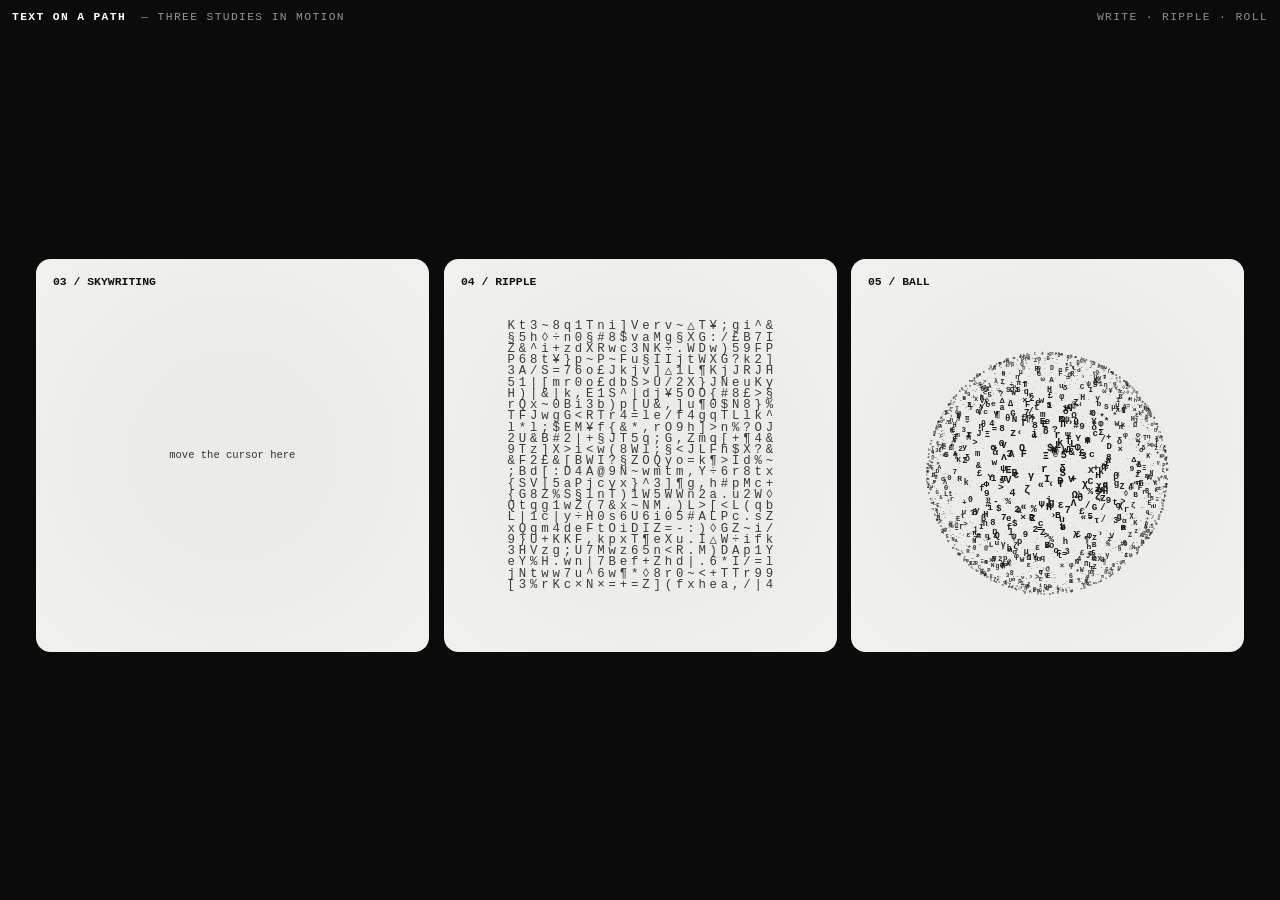
<file: src/shaders/text-path-studies/sources/text-on-a-path.html>
<!doctype html>
<html lang="en">
<head>
<meta charset="utf-8">
<meta name="viewport" content="width=device-width, initial-scale=1">
<title>Text on a Path — Three Studies in Motion</title>
<style>
  :root{
    --bg:#0b0b0b;
    --paper:#f1f2ee;
    --paper-in:#ebece7;
    --ink:#141310;
    --gap:15px;
    --pad:12px;
  }
  *{box-sizing:border-box;margin:0;padding:0}
  html,body{height:100%}
  body{
    background:var(--bg);
    font-family:"Courier New",Courier,monospace;
    -webkit-font-smoothing:antialiased;
    overflow:hidden;
    -webkit-user-select:none;user-select:none;
  }
  .frame{
    height:100%;
    display:flex;
    flex-direction:column;
    padding:var(--pad);
  }
  header{
    display:flex;
    align-items:baseline;
    justify-content:space-between;
    gap:24px;
    flex:0 0 auto;
    font-size:clamp(8.9px,.883vw,14px);
    line-height:1;
    letter-spacing:.121em;
  }
  .ttl{white-space:nowrap}
  .ttl b{color:#fff;font-weight:700}
  .ttl span{color:#949494;font-weight:400;margin-left:1.35em}
  .nav{color:#8e8e8e;white-space:nowrap}
  .stage{
    flex:1 1 auto;
    min-height:0;
    padding:0 24px;
    container-type:size;
    display:flex;
    align-items:center;
    justify-content:center;
  }
  .row{display:flex;gap:var(--gap)}
  .card{
    position:relative;
    width:min(calc((100cqw - 2*var(--gap))/3), 100cqh);
    aspect-ratio:1/1;
    border-radius:3.7%;
    overflow:hidden;
    container-type:inline-size;
    background:
      radial-gradient(ellipse 74% 74% at 50% 50%, var(--paper-in) 0%, var(--paper-in) 34%, var(--paper) 92%);
    isolation:isolate;
  }
  .card figcaption{
    position:absolute;
    top:4.05%;left:4.3%;
    font-size:2.92cqw;
    font-weight:700;
    letter-spacing:0;
    color:#12110e;
    z-index:2;
    pointer-events:none;
    white-space:nowrap;
  }
  canvas{
    position:absolute;inset:0;width:100%;height:100%;display:block;
    cursor:crosshair;touch-action:none;
  }
  @media (max-width:820px){
    :root{--gap:12px}
    .stage{padding:0;overflow-y:auto;align-items:flex-start}
    .row{flex-direction:column;padding:2px 0 14px}
    .card{width:min(100cqw, 76cqh)}
  }
  @media (max-width:700px){ .nav{display:none} }
</style>
</head>
<body>
<div class="frame">
  <header>
    <div class="ttl"><b>TEXT ON A PATH</b><span>— THREE STUDIES IN MOTION</span></div>
    <div class="nav">WRITE · RIPPLE · ROLL</div>
  </header>

  <div class="stage">
    <div class="row">
      <figure class="card" id="c-write"><figcaption>03 / SKYWRITING</figcaption><canvas id="write"></canvas></figure>
      <figure class="card" id="c-ripple"><figcaption>04 / RIPPLE</figcaption><canvas id="ripple"></canvas></figure>
      <figure class="card" id="c-ball"><figcaption>05 / BALL</figcaption><canvas id="ball"></canvas></figure>
    </div>
  </div>
</div>

<script>
(function(){
  "use strict";

  var MONO = '"Courier New", Courier, monospace';
  var INK  = '20,19,16';

  /* ---------- tiny seeded rng so the plates are stable across reloads ---------- */
  function rng(seed){
    var s = seed >>> 0;
    return function(){
      s ^= s << 13; s >>>= 0;
      s ^= s >> 17;
      s ^= s << 5;  s >>>= 0;
      return s / 4294967296;
    };
  }

  /* ---------- canvas plumbing ---------- */
  function Surface(canvas){
    this.el = canvas;
    this.ctx = canvas.getContext('2d');
    this.w = 0; this.h = 0; this.dpr = 1;
    this.resize();
  }
  Surface.prototype.resize = function(){
    var r = this.el.getBoundingClientRect();
    if (!r.width || !r.height) return false;
    var dpr = Math.min(2, window.devicePixelRatio || 1);
    var w = Math.round(r.width * dpr), h = Math.round(r.height * dpr);
    if (w === this.el.width && h === this.el.height && this.w === r.width) return false;
    this.el.width = w; this.el.height = h;
    this.w = r.width; this.h = r.height; this.dpr = dpr;
    this.ctx.setTransform(dpr,0,0,dpr,0,0);
    return true;
  };

  /* pointer helper -> local css coords of the canvas */
  function local(canvas, e){
    var r = canvas.getBoundingClientRect();
    return { x: e.clientX - r.left, y: e.clientY - r.top };
  }

  /* =========================================================
     03 / SKYWRITING — letters emitted along the cursor path
     ========================================================= */
  var Write = (function(){
    var cv = document.getElementById('write');
    var s  = new Surface(cv);
    var PHRASE = "thepathfollowsyourhandwhereveritgoeswritinglight";
    var MAX_AGE = 2200;          // ms a glyph survives
    var glyphs = [];
    var idx = 0, acc = 0, last = null, inside = false;
    var hint = 0;                // 0..1 opacity of the idle prompt

    function metrics(){
      var k = s.w;
      var fs = k*0.0290;
      return { fs: fs, sp: fs*0.55 };   // step by roughly the font's own advance
    }

    function emit(x, y, now){
      var m = metrics();
      if (!last){ last = {x:x,y:y}; return; }
      var dx = x-last.x, dy = y-last.y, d = Math.sqrt(dx*dx+dy*dy);
      if (d < 0.001) return;
      var ang = Math.atan2(dy, dx);
      var t = 0, rem = d;
      while (acc + rem >= m.sp){
        var need = m.sp - acc;
        t += need; rem -= need; acc = 0;
        var f = t/d;
        glyphs.push({
          x: last.x + dx*f,
          y: last.y + dy*f,
          a: ang,
          c: PHRASE.charAt(idx % PHRASE.length),
          t: now
        });
        idx++;
      }
      acc += rem;
      last = {x:x, y:y};
    }

    cv.addEventListener('pointerenter', function(){ inside = true; last = null; acc = 0; });
    cv.addEventListener('pointerleave', function(){ inside = false; last = null; });
    cv.addEventListener('pointermove', function(e){
      var p = local(cv, e);
      inside = true;
      emit(p.x, p.y, performance.now());
    });

    function draw(now, dt){
      var ctx = s.ctx, m = metrics();
      ctx.clearRect(0,0,s.w,s.h);

      while (glyphs.length && now - glyphs[0].t > MAX_AGE) glyphs.shift();
      if (glyphs.length > 900) glyphs.splice(0, glyphs.length - 900);

      ctx.font = m.fs.toFixed(2) + 'px ' + MONO;
      ctx.textAlign = 'center';
      ctx.textBaseline = 'middle';

      for (var i=0;i<glyphs.length;i++){
        var g = glyphs[i];
        var k = 1 - (now - g.t)/MAX_AGE;
        if (k <= 0) continue;
        var a = Math.pow(Math.min(1, k*1.9), 1.25);   // holds full ink near the head, long soft tail
        ctx.save();
        ctx.translate(g.x, g.y);
        ctx.rotate(g.a);
        ctx.fillStyle = 'rgba(' + INK + ',' + a.toFixed(3) + ')';
        ctx.fillText(g.c, 0, 0);
        ctx.restore();
      }

      /* idle prompt */
      var want = (!inside && glyphs.length === 0) ? 1 : 0;
      hint += (want - hint) * Math.min(1, dt/260);
      if (hint > 0.004){
        ctx.save();
        ctx.font = (s.w*0.0268).toFixed(2) + 'px ' + MONO;
        ctx.textAlign = 'center';
        ctx.textBaseline = 'middle';
        ctx.fillStyle = 'rgba(' + INK + ',' + (hint*0.86).toFixed(3) + ')';
        ctx.fillText('move the cursor here', s.w/2, s.h/2);
        ctx.restore();
      }
    }

    return { s:s, draw:draw, reset:function(){ glyphs.length = 0; last = null; } };
  })();

  /* =========================================================
     04 / RIPPLE — static glyph plate, rings fire on click
     ========================================================= */
  var Ripple = (function(){
    var cv = document.getElementById('ripple');
    var s  = new Surface(cv);
    var N  = 24;
    var CHARS = "ABCDEFGHIJKLMNOPQRSTUVWXYZabcdefghijklmnopqrstuvwxyz0123456789=?#§¶△◊×÷%@&*/<>+-$¥£~^|:;.,()[]{}";
    var plate = [];
    (function(){
      var r = rng(20260809);
      for (var i=0;i<N*N;i++) plate.push(CHARS.charAt(Math.floor(r()*CHARS.length)));
    })();

    var rings = [];
    var LIFE  = 1250;   // ms

    cv.addEventListener('pointerdown', function(e){
      var p = local(cv, e);
      rings.push({ x:p.x, y:p.y, t:performance.now() });
      if (rings.length > 8) rings.shift();
    });

    function draw(now){
      var ctx = s.ctx;
      ctx.clearRect(0,0,s.w,s.h);

      var cell = s.w * 0.02860;
      var fs   = cell * 1.10;
      var x0   = s.w/2 - cell*(N-1)/2;
      var y0   = s.h/2 - cell*(N-1)/2;

      /* prune */
      while (rings.length && now - rings[0].t > LIFE) rings.shift();

      var speed = s.w * 1.20;          // px / s
      var band  = cell * 2.45;

      ctx.textAlign = 'center';
      ctx.textBaseline = 'middle';
      ctx.font = fs.toFixed(2) + 'px ' + MONO;
      ctx.lineJoin = 'round';

      for (var gy=0; gy<N; gy++){
        var py = y0 + gy*cell;
        for (var gx=0; gx<N; gx++){
          var px = x0 + gx*cell;
          var v = 0;
          for (var k=0;k<rings.length;k++){
            var R = rings[k];
            var age = (now - R.t)/1000;
            if (age < 0) continue;
            var rad = speed*age;
            var dx = px - R.x, dy = py - R.y;
            var d  = Math.sqrt(dx*dx+dy*dy);
            var q  = (d - rad)/band;
            if (q > 2.4 || q < -3.8) continue;
            if (q < 0) q *= 0.62;              // the wave drags a tail behind its front
            var env = Math.max(0, 1 - age/(LIFE/1000));
            v += Math.exp(-q*q) * Math.pow(env, 1.15);
          }
          if (v > 1) v = 1;

          var a = 0.82 + v*0.18;
          var col = 'rgba(' + INK + ',' + a.toFixed(3) + ')';
          var ch = plate[gy*N+gx];
          ctx.fillStyle = col;
          ctx.fillText(ch, px, py);
          if (v > 0.03){                       // the ring reads as extra weight, not just tone
            ctx.strokeStyle = col;
            ctx.lineWidth = fs * v * 0.105;
            ctx.strokeText(ch, px, py);
          }
        }
      }
    }

    return { s:s, draw:draw, reset:function(){ rings.length = 0; } };
  })();

  /* =========================================================
     05 / BALL — glyphs on a spinning sphere, far side shrunk away
     ========================================================= */
  var Ball = (function(){
    var cv = document.getElementById('ball');
    var s  = new Surface(cv);
    var CHARS = "ABCDEFGHIJKLMNOPQRSTUVWXYZabcdefghijklmnopqrstuvwxyz0123456789=?#§¶△◊×÷%@&*/<>+-$¥£ΑΒΓΔΕΖΗΘΛΞΠΣΦΨΩαβγδεζηθλμξπστυφχψω«»‹›";
    var N = 1900;
    var pts = [];
    (function(){
      var r = rng(77712345);
      for (var i=0;i<N;i++){
        /* uniform random on the sphere — a lattice would show its spiral arms */
        var y = 1 - 2*r();
        var rad = Math.sqrt(Math.max(0, 1 - y*y));
        var th = r() * Math.PI * 2;
        pts.push({
          x: Math.cos(th)*rad, y: y, z: Math.sin(th)*rad,
          c: CHARS.charAt(Math.floor(r()*CHARS.length)),
          back: 0        // timestamp at which it regrows
        });
      }
    })();

    var spin = 0, vel = 0.17, hover = false;
    var TILT = 0.17, ct = Math.cos(TILT), st = Math.sin(TILT);
    var parts = [];
    var proj = new Float32Array(N*4);   // x, y, scale, depth
    var RR = 0.3065, FS = 0.0265, CYOFF = 0.046;  // radius / glyph size / drop, as fractions of the card

    cv.addEventListener('pointerenter', function(){ hover = true; });
    cv.addEventListener('pointerleave', function(){ hover = false; });

    cv.addEventListener('pointerdown', function(e){
      var p = local(cv, e);
      var fs = s.w*FS;
      var now = performance.now();
      var hitR = s.w*0.055, hit = hitR*hitR;
      for (var i=0;i<N;i++){
        if (pts[i].back > now) continue;
        if (proj[i*4+3] < 0.72) continue;   // only the letters actually facing you
        var dx = proj[i*4] - p.x, dy = proj[i*4+1] - p.y;
        if (dx*dx + dy*dy > hit) continue;
        var d = Math.sqrt(dx*dx+dy*dy) || 1;
        pts[i].back = now + 1500 + Math.random()*260;
        parts.push({
          x: proj[i*4], y: proj[i*4+1],
          vx: (dx/d)*s.w*(0.10 + Math.random()*0.16) + (Math.random()-0.5)*s.w*0.05,
          vy: (dy/d)*s.w*0.08 - s.w*(0.04 + Math.random()*0.10),
          rot: 0, vr: (Math.random()-0.5)*5.5,
          size: fs*(0.85 + 0.15*proj[i*4+2]),   // reads as a whole letter once it is off the ball
          c: pts[i].c,
          t: now, life: 2100
        });
      }
      if (parts.length > 420) parts.splice(0, parts.length - 420);
    });

    function draw(now, dt){
      var ctx = s.ctx;
      ctx.clearRect(0,0,s.w,s.h);

      var target = hover ? 0.62 : 0.17;
      vel += (target - vel) * Math.min(1, dt/300);
      spin += vel * dt/1000;

      var cx = s.w/2, cy = s.h/2 + s.w*CYOFF;
      var R  = s.w*RR;
      var fs = s.w*FS;
      var cs = Math.cos(spin), sn = Math.sin(spin);

      var order = [];
      for (var i=0;i<N;i++){
        var p = pts[i];
        var x1 =  p.x*cs - p.z*sn;
        var z1 =  p.x*sn + p.z*cs;
        var y2 =  p.y*ct - z1*st;
        var z2 =  p.y*st + z1*ct;
        var d  = (z2 + 1) * 0.5;            // 0 = far side, 1 = nearest point
        var sc = 0.10 + 0.90*Math.pow(d, 1.8);
        var px = cx + x1*R;
        var py = cy + y2*R;
        proj[i*4] = px; proj[i*4+1] = py; proj[i*4+2] = sc; proj[i*4+3] = d;
        if (p.back > now) continue;
        order.push(i);
      }
      order.sort(function(a,b){ return proj[a*4+3] - proj[b*4+3]; });

      ctx.textAlign = 'center';
      ctx.textBaseline = 'middle';

      var lastFont = '';
      for (var k=0;k<order.length;k++){
        var j = order[k];
        var z2b = proj[j*4+3], scb = proj[j*4+2];
        var a = 0.55 + 0.45*Math.pow(z2b, 1.10);
        var grow = pts[j].back ? Math.min(1, (now - pts[j].back)/420) : 1;
        if (grow < 1) a *= grow;
        /* depth-sorted, so quantising the size keeps ctx.font churn low */
        var f = 'bold ' + (Math.round(fs*scb*4)/4) + 'px ' + MONO;
        if (f !== lastFont){ ctx.font = f; lastFont = f; }
        ctx.fillStyle = 'rgba(' + INK + ',' + a.toFixed(3) + ')';
        ctx.fillText(pts[j].c, proj[j*4], proj[j*4+1]);
      }

      /* knocked-loose letters */
      var g = s.w*0.80;
      for (var m=parts.length-1; m>=0; m--){
        var q = parts[m];
        var age = now - q.t;
        if (age > q.life || q.y > s.h + 40){ parts.splice(m,1); continue; }
        q.vy += g * dt/1000;
        q.x  += q.vx * dt/1000;
        q.y  += q.vy * dt/1000;
        q.rot += q.vr * dt/1000;
        var af = Math.max(0, 1 - age/q.life);
        ctx.save();
        ctx.translate(q.x, q.y);
        ctx.rotate(q.rot);
        ctx.font = 'bold ' + q.size.toFixed(2) + 'px ' + MONO;
        ctx.fillStyle = 'rgba(' + INK + ',' + (0.95*Math.pow(af,0.5)).toFixed(3) + ')';
        ctx.fillText(q.c, 0, 0);
        ctx.restore();
      }
    }

    return { s:s, draw:draw, reset:function(){ parts.length = 0; } };
  })();

  /* ---------- loop ---------- */
  var studies = [Write, Ripple, Ball];
  var prev = performance.now();

  function frame(now){
    var dt = Math.min(64, now - prev); prev = now;
    for (var i=0;i<studies.length;i++) studies[i].draw(now, dt);
    requestAnimationFrame(frame);
  }
  requestAnimationFrame(frame);

  function onResize(){
    for (var i=0;i<studies.length;i++){
      if (studies[i].s.resize() && studies[i].reset) studies[i].reset();
    }
  }
  window.addEventListener('resize', onResize);
  if (window.ResizeObserver){
    var ro = new ResizeObserver(onResize);
    ro.observe(document.querySelector('.stage'));
  }
  onResize();
})();
</script>
</body>
</html>
</file>
